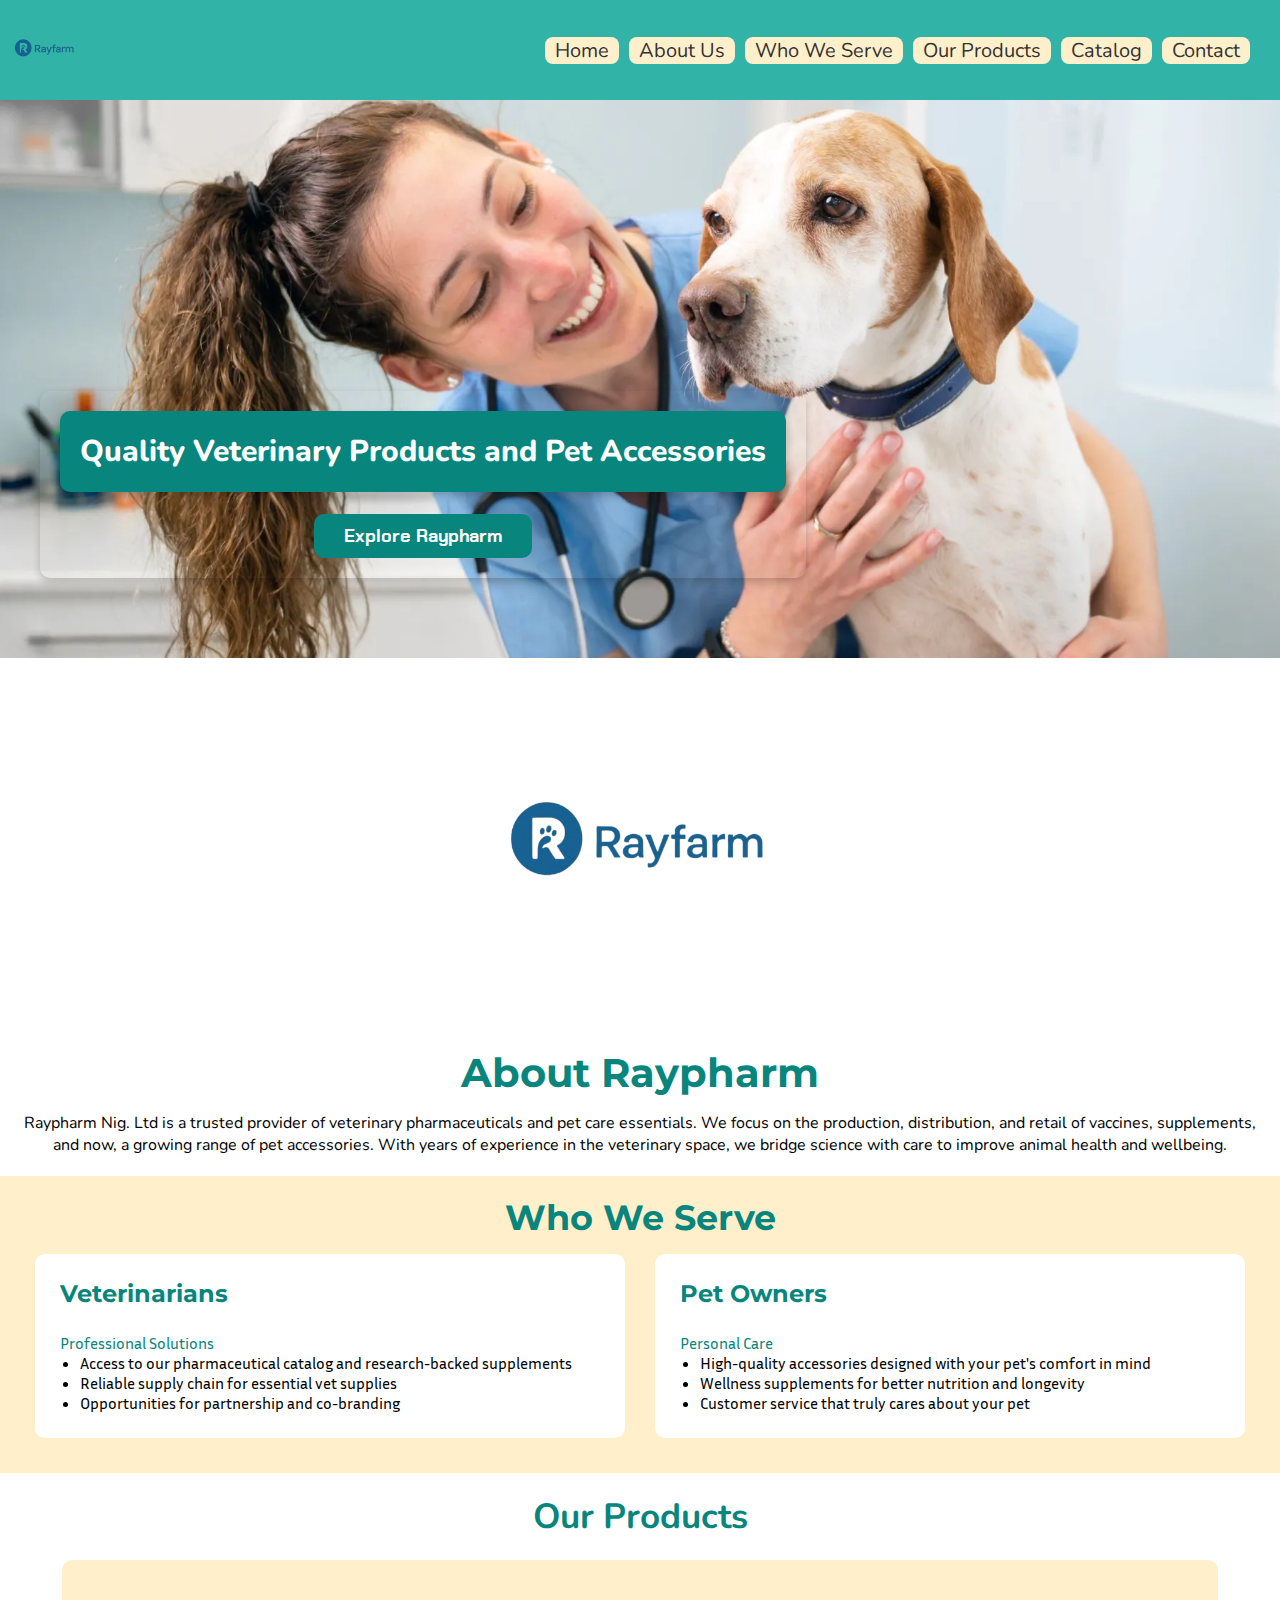
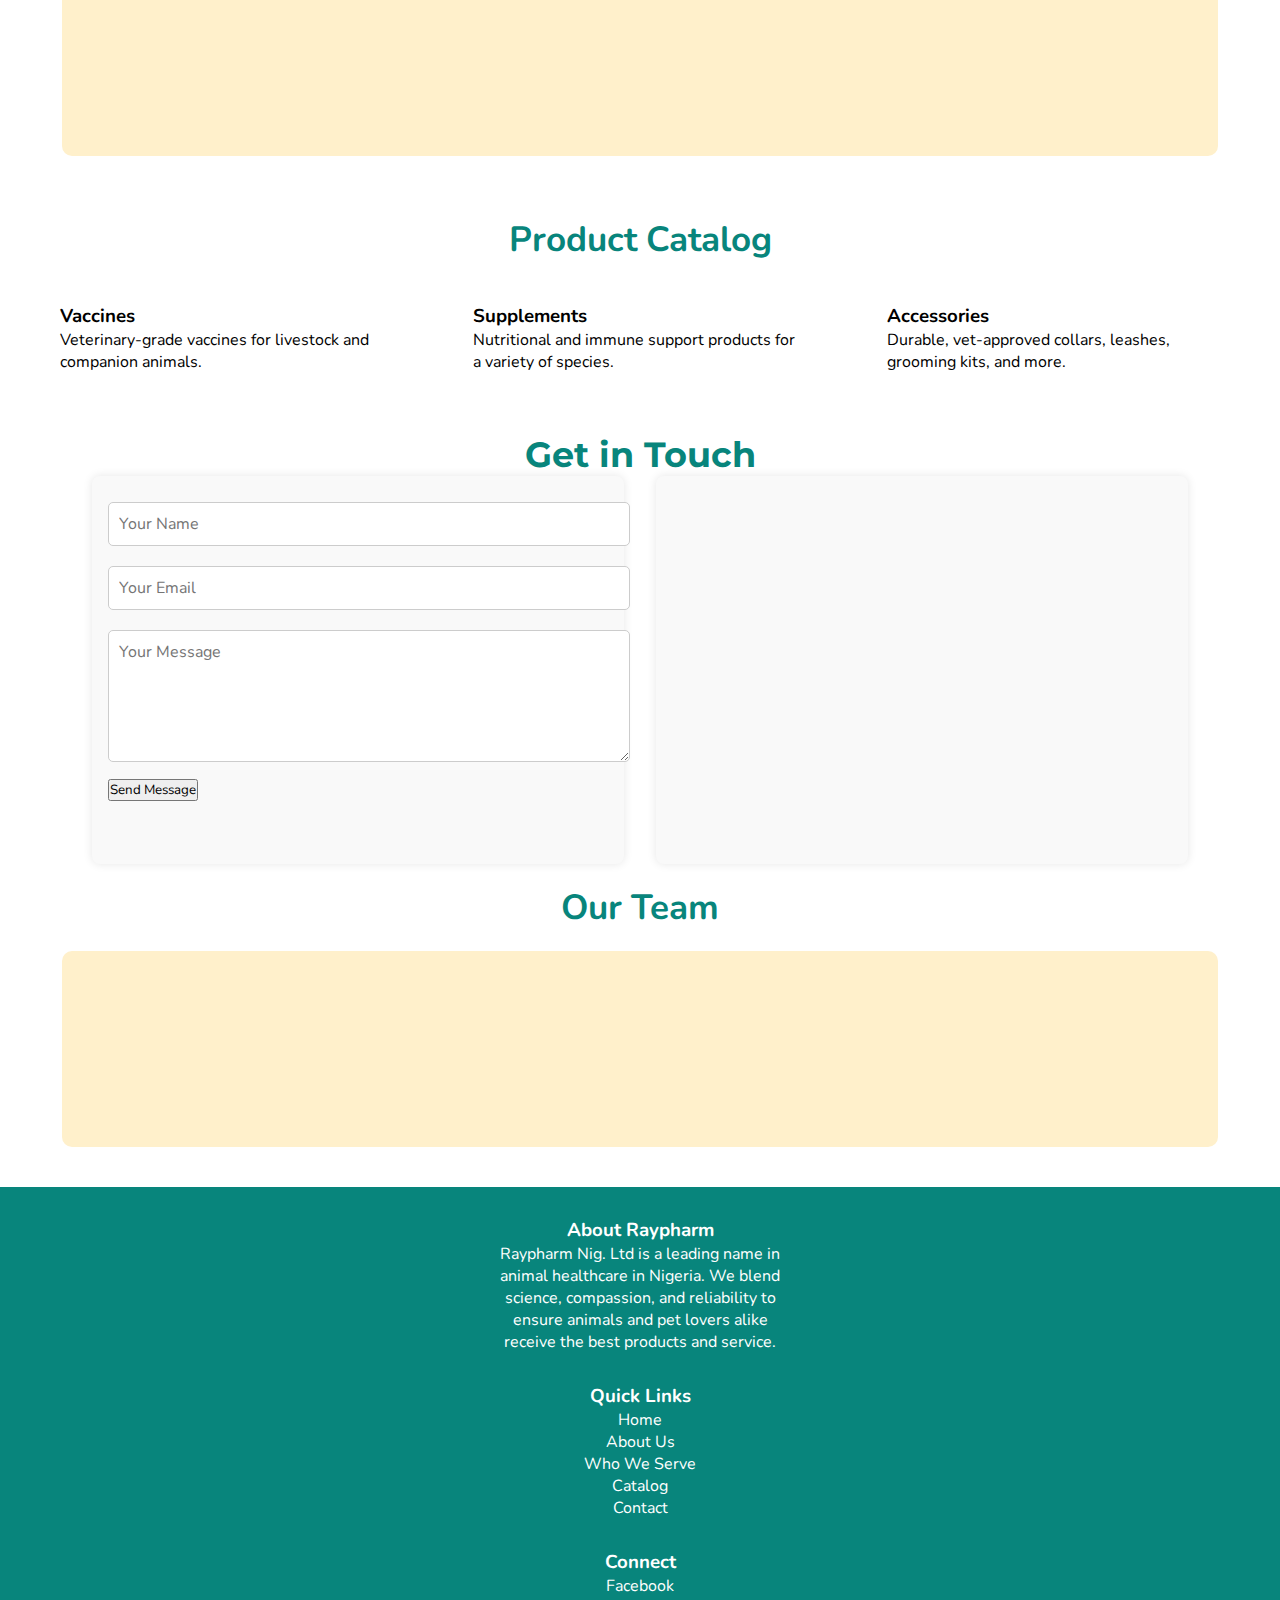
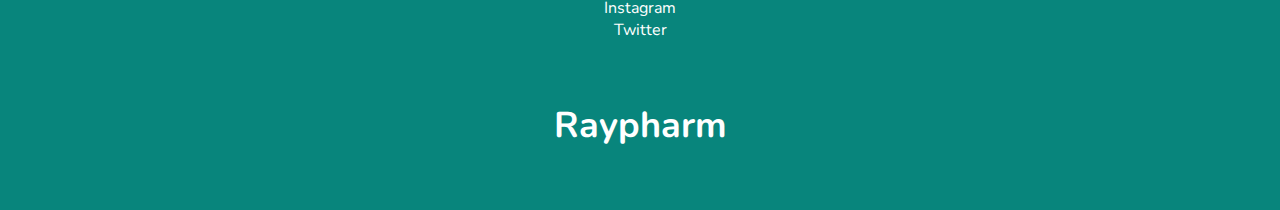
<file: index.html>
<!DOCTYPE html>
<html lang="en">
<head>
    <meta charset="UTF-8">
    <meta name="viewport" content="width=device-width, user-scalable=no, initial-scale=1.0, maximum-scale=1.0, minimum-scale=1.0">
    <link rel="stylesheet" href="assets/styles/style.css">
    <link rel="icon" href="logo2.ico">
    <link rel="preconnect" href="https://fonts.googleapis.com">
    <link rel="preconnect" href="https://fonts.gstatic.com" crossorigin>
    <link href="https://fonts.googleapis.com/css2?family=Nunito:ital@1&display=swap" rel="stylesheet">
    <link href="https://fonts.googleapis.com/css2?family=Chakra+Petch:wght@300&display=swap" rel="stylesheet">
    <link href="https://fonts.googleapis.com/css2?family=Montserrat:wght@600&display=swap" rel="stylesheet">
    <link href="https://fonts.googleapis.com/css2?family=Inria+Sans:wght@300&display=swap" rel="stylesheet">
    <title>Raypharm - Veterinary Solutions</title>
    <!-- <style>
        .contact-grid {
            display: flex;
            flex-wrap: wrap;
            gap: 2rem;
            justify-content: center;
        }
        .contact-card, .map-card {
            flex: 1;
            min-width: 300px;
            max-width: 500px;
            padding: 1rem;
            background: #f9f9f9;
            border-radius: 8px;
            box-shadow: 0 0 10px rgba(0,0,0,0.1);
        }
        .contact-form input,
        .contact-form textarea {
            width: 100%;
            padding: 10px;
            margin: 10px 0;
            border: 1px solid #ccc;
            border-radius: 5px;
            font-size: 16px;
        }
    </style> -->
</head>
<body>
<section class="navbar">
    <nav>
        <img src="assets/images/logo.png" alt="Raypharm Logo" class="logo">
        <ul class="navbar-options">
            <li><a href="#Home">Home</a></li>
            <li><a href="#AboutUs">About Us</a></li>
            <li><a href="#Profiles">Who We Serve</a></li>
            <li><a href="#About-the-product">Our Products</a></li>
            <li><a href="#Catalog">Catalog</a></li>
            <li><a href="#Contact">Contact</a></li>
        </ul>
    </nav>
</section>

<section class="home" id="Home">
    <img alt="veterinary" src="assets/images/veterinary.png">
    <div class="home-slogan">
        <p>Quality Veterinary Products and Pet Accessories</p>
        <div class="home-btn">
            <button>
                <a href="https://raypharm.ng">Explore Raypharm</a>
            </button>
        </div>
    </div>
</section>

<section class="about-us" id="AboutUs">
    <img src="assets/images/logo.png" alt="Raypharm Logo">
    <div class="about-us-description">
        <h2>About Raypharm</h2>
        <p>
            Raypharm Nig. Ltd is a trusted provider of veterinary pharmaceuticals and pet care essentials. We focus on the production, distribution, and retail of vaccines, supplements, and now, a growing range of pet accessories. With years of experience in the veterinary space, we bridge science with care to improve animal health and wellbeing.
        </p>
    </div>
</section>

<section class="RandR" id="Profiles">
    <h2 class="RandR-title">Who We Serve</h2>
    <div class="cards">
        <div class="card">
            <div class="card-header">
                <span class="card-title">Veterinarians</span>
                <span class="card-subtitle">Professional Solutions</span>
            </div>
            <ul>
                <li>Access to our pharmaceutical catalog and research-backed supplements</li>
                <li>Reliable supply chain for essential vet supplies</li>
                <li>Opportunities for partnership and co-branding</li>
            </ul>
        </div>
        <div class="card">
            <div class="card-header">
                <span class="card-title">Pet Owners</span>
                <span class="card-subtitle">Personal Care</span>
            </div>
            <ul>
                <li>High-quality accessories designed with your pet's comfort in mind</li>
                <li>Wellness supplements for better nutrition and longevity</li>
                <li>Customer service that truly cares about your pet</li>
            </ul>
        </div>
    </div>
</section>

<section class="RandP" id="About-the-product">
    <h2 class="RandP-title">Our Products</h2>
    <div class="cards">
        <div class="cardP mobileCard">
            <iframe src="https://www.youtube.com/embed/OVDwfrIu3YY?si=BbQI5y1VdW3CXwBI" title="Raypharm Products" frameborder="0" allow="accelerometer; autoplay; clipboard-write; encrypted-media; gyroscope; picture-in-picture; web-share" allowfullscreen></iframe>
        </div>
    </div>
</section>

<!-- Product Catalog -->
<section class="RandP" id="Catalog">
    <h2 class="RandP-title">Product Catalog</h2>
    <div class="cards">
        <div class="card">
            <h3>Vaccines</h3>
            <p>Veterinary-grade vaccines for livestock and companion animals.</p>
        </div>
        <div class="card">
            <h3>Supplements</h3>
            <p>Nutritional and immune support products for a variety of species.</p>
        </div>
        <div class="card">
            <h3>Accessories</h3>
            <p>Durable, vet-approved collars, leashes, grooming kits, and more.</p>
        </div>
    </div>
</section>

<!-- Contact Section -->
<section class="RanR" id="Profiles">
    <h2 class="RandR-title">Get in Touch</h2>
    <div class="contact-grid">
        <div class="contact-card">
            <form action="#" method="post" class="contact-form">
                <input type="text" name="name" placeholder="Your Name" required>
                <input type="email" name="email" placeholder="Your Email" required>
                <textarea name="message" rows="5" placeholder="Your Message" required></textarea>
                <button type="submit" class="bluebutton">Send Message</button>
            </form>
        </div>
        <div class="map-card">
            <iframe src="https://www.google.com/maps/embed?pb=!1m18!1m12!1m3!1d3965.443618881068!2d5.627069700000001!3d6.3365384!2m3!1f0!2f0!3f0!3m2!1i1024!2i768!4f13.1!3m3!1m2!1s0x1040d352952f6941%3A0xe2bb4efe17b6c659!2sRaypharm%20(Nigeria)%20Limited!5e0!3m2!1sen!2sng!4v1744623730784!5m2!1sen!2sng" width="100%" height="350" style="border:0; border-radius: 8px;" allowfullscreen="" loading="lazy" referrerpolicy="no-referrer-when-downgrade"></iframe>
        </div>
    </div>
</section>


<section class="RandP" id="About-the-Team">
    <h2 class="RandP-title">Our Team</h2>
    <div class="cards">
        <div class="cardP mobileCard">
            <iframe class="visualizer_vid" src="https://www.youtube.com/embed/UWYYYukUsv8?si=HlzsncbJDYg7KLhI" frameborder="0" title="Raypharm Team" allow="accelerometer; autoplay; clipboard-write; encrypted-media; gyroscope; picture-in-picture" allowfullscreen></iframe>
        </div>
    </div>
</section>

<footer class="footer">
    <div class="footer-part-about">
        <h3 class="footer-title-about">About Raypharm</h3>
        <p>
            Raypharm Nig. Ltd is a leading name in animal healthcare in Nigeria. We blend science, compassion, and reliability to ensure animals and pet lovers alike receive the best products and service.
        </p>
    </div>
    <div class="footer-part">
        <h3 class="footer-title">Quick Links</h3>
        <div>
            <a href="#Home">Home</a>
            <a href="#AboutUs">About Us</a>
            <a href="#Profiles">Who We Serve</a>
            <a href="#Catalog">Catalog</a>
            <a href="#Contact">Contact</a>
        </div>
    </div>
    <div class="footer-part">
        <h3 class="footer-title">Connect</h3>
        <div>
            <a href="https://www.facebook.com" target="_blank">Facebook</a>
            <a href="https://www.instagram.com" target="_blank">Instagram</a>
            <a href="https://www.twitter.com" target="_blank">Twitter</a>
        </div>
    </div>
    <span class="MapVet">Raypharm</span>
</footer>

</body>
</html>
</file>
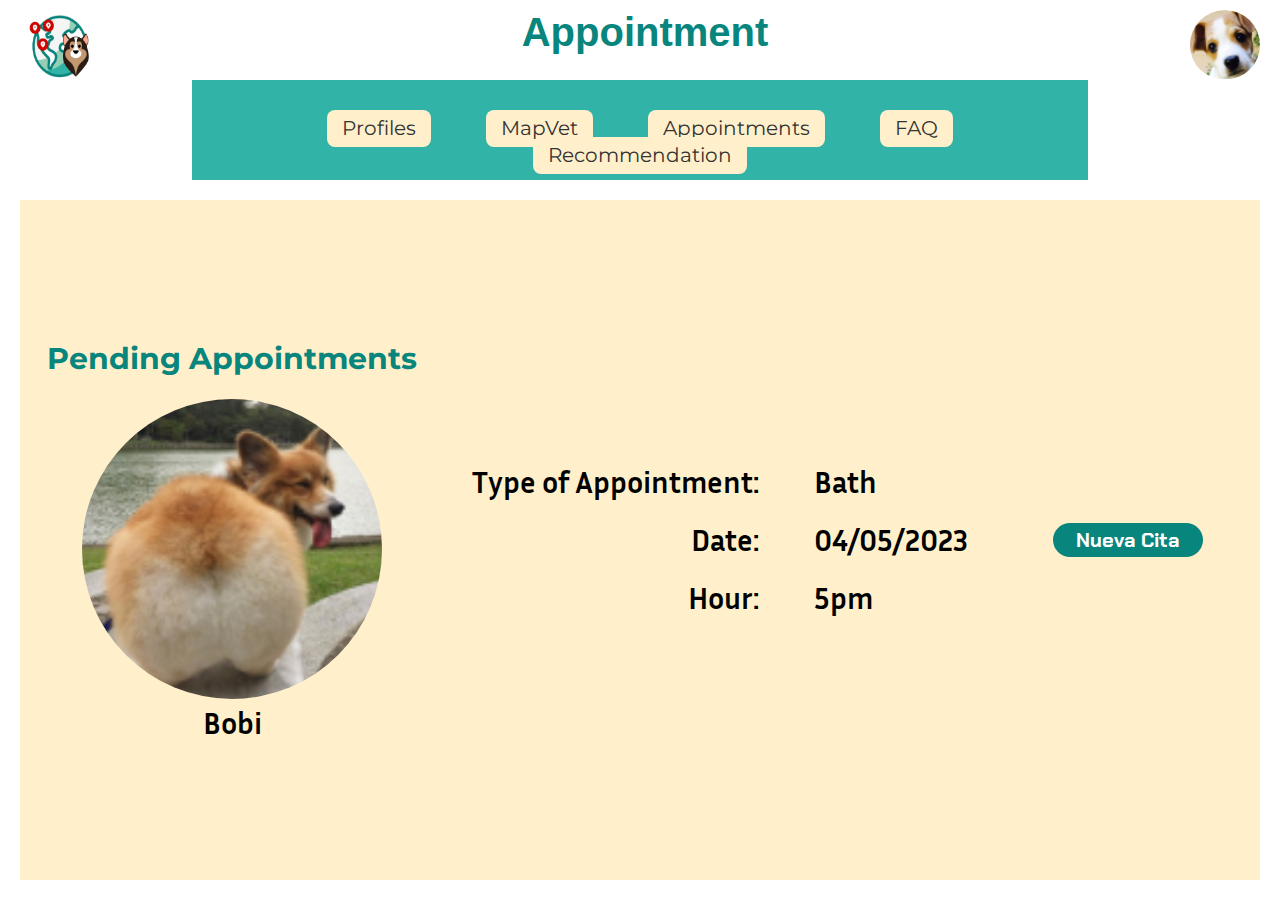
<file: appointment.html>
<!DOCTYPE html>
<html lang="en">
<head>
    <meta charset="UTF-8">
    <meta name="viewport" content="width=device-width, user-scalable=no, initial-scale=1.0, maximum-scale=1.0, minimum-scale=1.0">
    <link rel="stylesheet" href="assets/styles/appointmentstyle.css">
    <link rel="icon" href="logo2.ico">
    <link href="https://fonts.googleapis.com/css2?family=Nunito:ital@1&display=swap" rel="stylesheet">
    <link href="https://fonts.googleapis.com/css2?family=Chakra+Petch:wght@300&display=swap" rel="stylesheet">
    <link href="https://fonts.googleapis.com/css2?family=Montserrat:wght@600&display=swap" rel="stylesheet">
    <link href="https://fonts.googleapis.com/css2?family=Inria+Sans:wght@300&display=swap" rel="stylesheet">
    <title>MapVet-Appointment</title>
</head>
<body>
<section class="Header">
    <div class="headerContent">
        <img src="assets/images/logo2.png" alt="Logo" class="logo">
        <img src="assets/images/petProfile.png" alt="Logo" class="logo2">
        <h1>Appointment</h1>
    </div>

</section>
<section class="navbar">
    <nav>

        <ul class="navbar-options">
            <li><a href="petprofile.html">Profiles</a></li>
            <li><a href="map.html">MapVet</a></li>
            <li><a href="newappointment.html">Appointments</a></li>
            <li><a href="faq.html">FAQ</a></li>
            <li><a href="mainmenu.html">Recommendation</a></li>
        </ul>
    </nav>
</section>
<section class="content">
    <div class="profile">
        <h1>Pending Appointments</h1>
        <br>
        <img src="assets/images/appointment/corgidog.png">
        <br>
        <h2>Bobi</h2>
    </div>
    <div class="appointment">
        <h2>Type of Appointment:</h2>
        <br>
        <h2>Date:</h2>
        <br>
        <h2>Hour:</h2>
    </div>
    <div class="data">
        <h2>Bath</h2>
        <br>
        <h2>04/05/2023</h2>
        <br>
        <h2>5pm</h2>
    </div>
    <div class="buttoncontainer">
        <button>
            <a href="bookappointment.html">Nueva Cita</a>
        </button>
    </div>
</section>

</body>
</html>
</file>
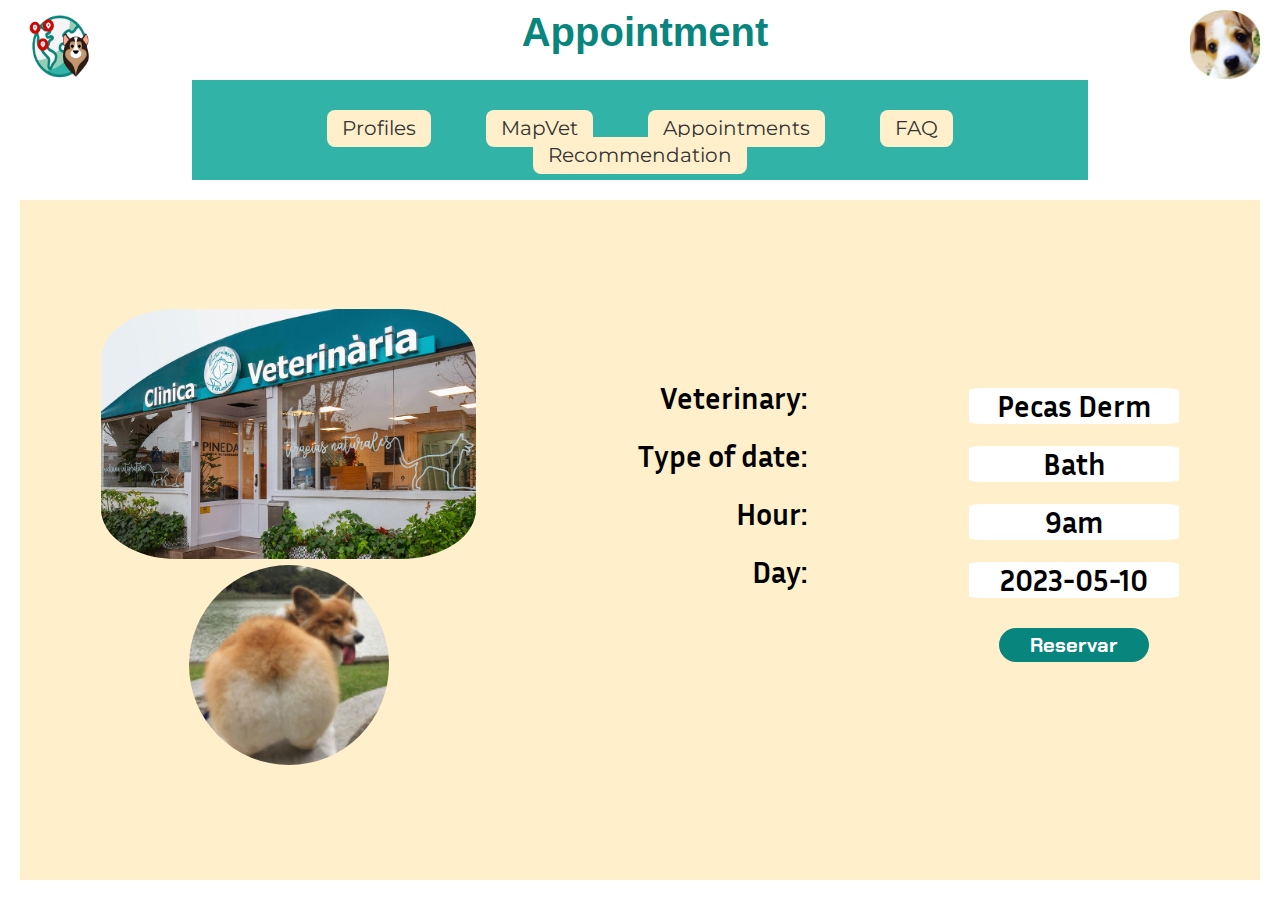
<file: bookappointment.html>
<!DOCTYPE html>
<html lang="en">
<head>
    <meta charset="UTF-8">
    <meta name="viewport" content="width=device-width, user-scalable=no, initial-scale=1.0, maximum-scale=1.0, minimum-scale=1.0">
    <link rel="stylesheet" href="assets/styles/bookappointment.css">
    <link rel="icon" href="logo2.ico">
    <link href="https://fonts.googleapis.com/css2?family=Nunito:ital@1&display=swap" rel="stylesheet">
    <link href="https://fonts.googleapis.com/css2?family=Chakra+Petch:wght@300&display=swap" rel="stylesheet">
    <link href="https://fonts.googleapis.com/css2?family=Montserrat:wght@600&display=swap" rel="stylesheet">
    <link href="https://fonts.googleapis.com/css2?family=Inria+Sans:wght@300&display=swap" rel="stylesheet">
    <title>MapVet-Appointment</title>
</head>
<body>
<section class="Header">
    <div class="headerContent">
        <img src="assets/images/logo2.png" alt="Logo" class="logo">
        <img src="assets/images/petProfile.png" alt="Logo" class="logo2">
        <h1>Appointment</h1>
    </div>

</section>
<section class="navbar">
    <nav>

        <ul class="navbar-options">
            <li><a href="petprofile.html">Profiles</a></li>
            <li><a href="map.html">MapVet</a></li>
            <li><a href="newappointment.html">Appointments</a></li>
            <li><a href="faq.html">FAQ</a></li>
            <li><a href="mainmenu.html">Recommendation</a></li>
        </ul>
    </nav>
</section>
<section class="content">
    <div class="profile">
        <img src="assets/images/infoveterinary/veterinarylocal.jpg" class="local">
        <br>
        <img src="assets/images/appointment/corgidog.png" class="pet">
        <br>
    </div>
    <div class="appointment">
        <h2>Veterinary:</h2>
        <br>
        <h2>Type of date:</h2>
        <br>
        <h2>Hour:</h2>
        <br>
        <h2>Day:</h2>
        <br><br><br><br><br>
    </div>
    <div class="data">
        <h2>Pecas Derm</h2>
        <br>
        <h2>Bath</h2>
        <br>
        <h2>9am</h2>
        <br>
        <h2>2023-05-10</h2>
        <button>
            <a href="#">Reservar</a>
        </button>
    </div>

</section>

</body>
</html>
</file>
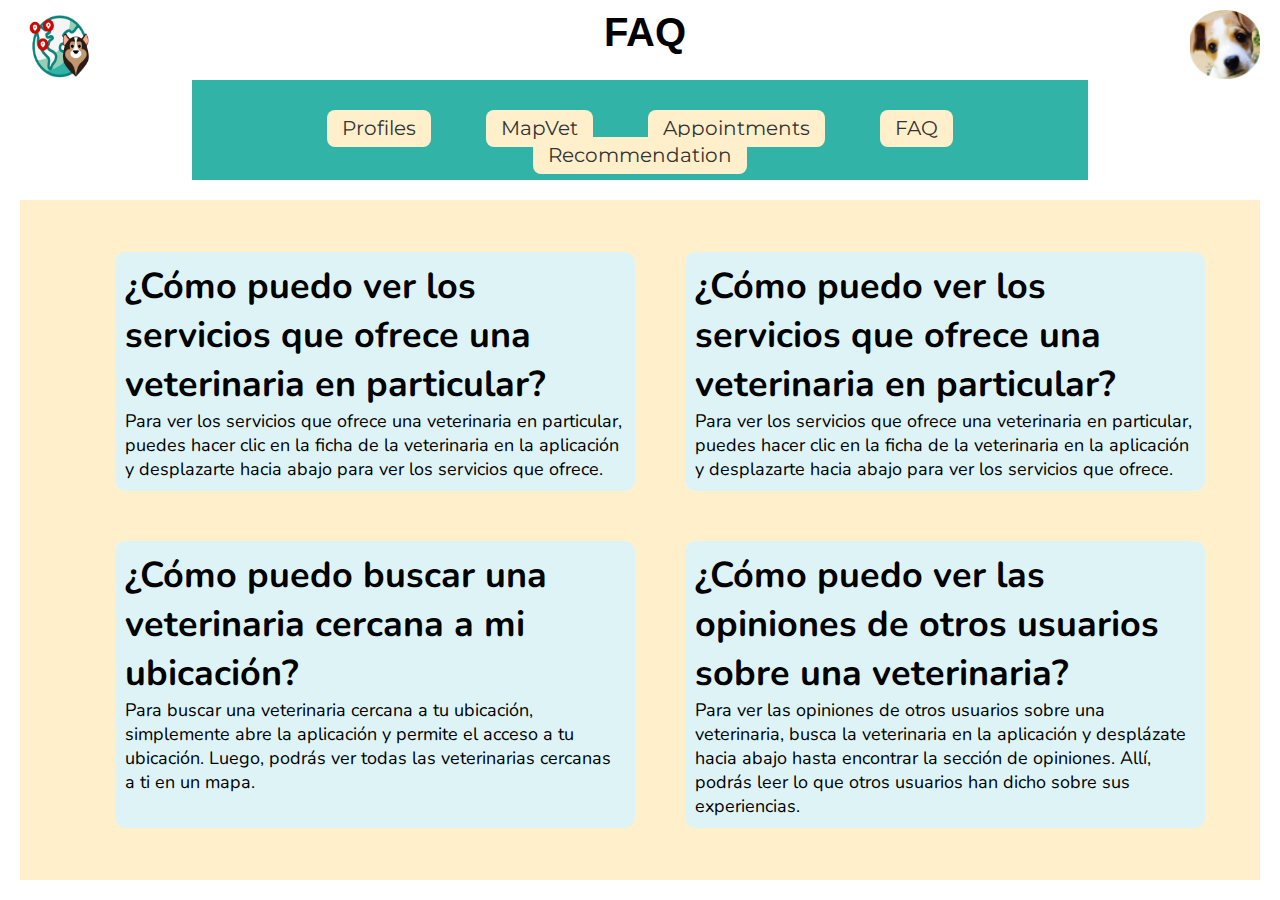
<file: faq.html>
<!DOCTYPE html>
<html lang="en">
<head>
    <meta charset="UTF-8">
    <title>MapVet-FAQ</title>
    <link rel="stylesheet" href="assets/styles/faqstyle.css">
    <link rel="preconnect" href="https://fonts.googleapis.com">
    <link rel="preconnect" href="https://fonts.gstatic.com" crossorigin>
    <link href="https://fonts.googleapis.com/css2?family=Nunito:ital@1&display=swap" rel="stylesheet">
    <link href="https://fonts.googleapis.com/css2?family=Chakra+Petch:wght@300&display=swap" rel="stylesheet">
    <link href="https://fonts.googleapis.com/css2?family=Montserrat:wght@600&display=swap" rel="stylesheet">
    <link href="https://fonts.googleapis.com/css2?family=Inria+Sans:wght@300&display=swap" rel="stylesheet">
</head>
<body>

<section class="Header">
    <div class="headerContent">
        <img src="assets/images/logo2.png" alt="Logo" class="logo">
        <img src="assets/images/petProfile.png" alt="Logo" class="logo2">
        <h1>FAQ</h1>
    </div>

</section>
<section class="navbar">
    <nav>

        <ul class="navbar-options">
            <li><a href="petprofile.html">Profiles</a></li>
            <li><a href="map.html">MapVet</a></li>
            <li><a href="newappointment.html">Appointments</a></li>
            <li><a href="faq.html">FAQ</a></li>
            <li><a href="mainmenu.html">Recommendation</a></li>
        </ul>
    </nav>
</section>
<section class="content">
    <div class="Preguntas">
        <div class="Box">
            <h1>¿Cómo puedo ver los servicios que ofrece una veterinaria en particular?</h1>
            <p id="txtPregunta1">
                Para ver los servicios que ofrece una veterinaria en particular, puedes hacer clic en la ficha de la veterinaria en la aplicación y desplazarte hacia abajo para ver los servicios que ofrece.
            </p>

        </div>
        <div class="Box">
            <h1>¿Cómo puedo ver los servicios que ofrece una veterinaria en particular?</h1>
            <p id="txtPregunta2">
                Para ver los servicios que ofrece una veterinaria en particular, puedes hacer clic en la ficha de la veterinaria en la aplicación y desplazarte hacia abajo para ver los servicios que ofrece.                </p>

        </div>
        <div class="Box">
            <h1>¿Cómo puedo buscar una veterinaria cercana a mi ubicación?</h1>
            <p id="txtPregunta3">
                Para buscar una veterinaria cercana a tu ubicación, simplemente abre la aplicación y permite el acceso a tu ubicación. Luego, podrás ver todas las veterinarias cercanas a ti en un mapa.                </p>

        </div>
        <div class="Box">
            <h1>¿Cómo puedo ver las opiniones de otros usuarios sobre una veterinaria?</h1>
            <p id="txtPregunta4">
                Para ver las opiniones de otros usuarios sobre una veterinaria, busca la veterinaria en la aplicación y desplázate hacia abajo hasta encontrar la sección de opiniones. Allí, podrás leer lo que otros usuarios han dicho sobre sus experiencias.                </p>

        </div>

    </div>
</section>
</file>
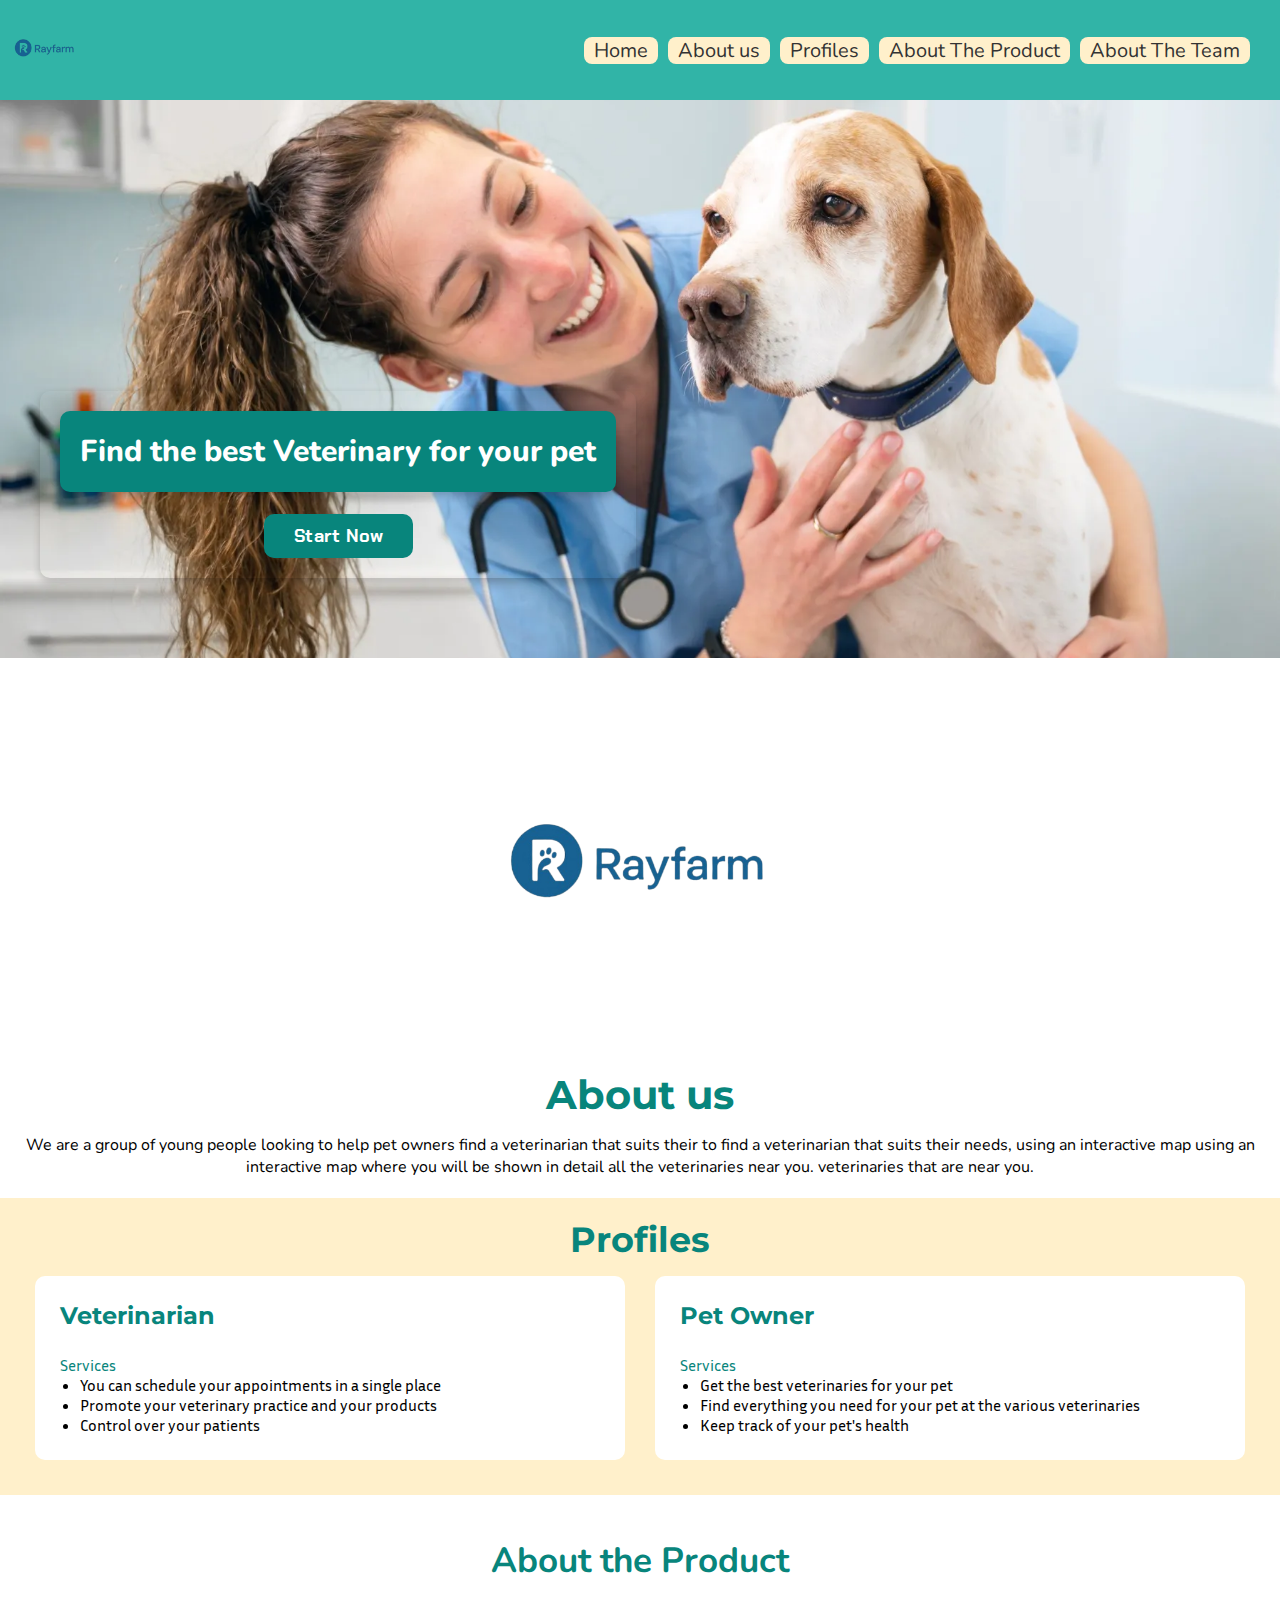
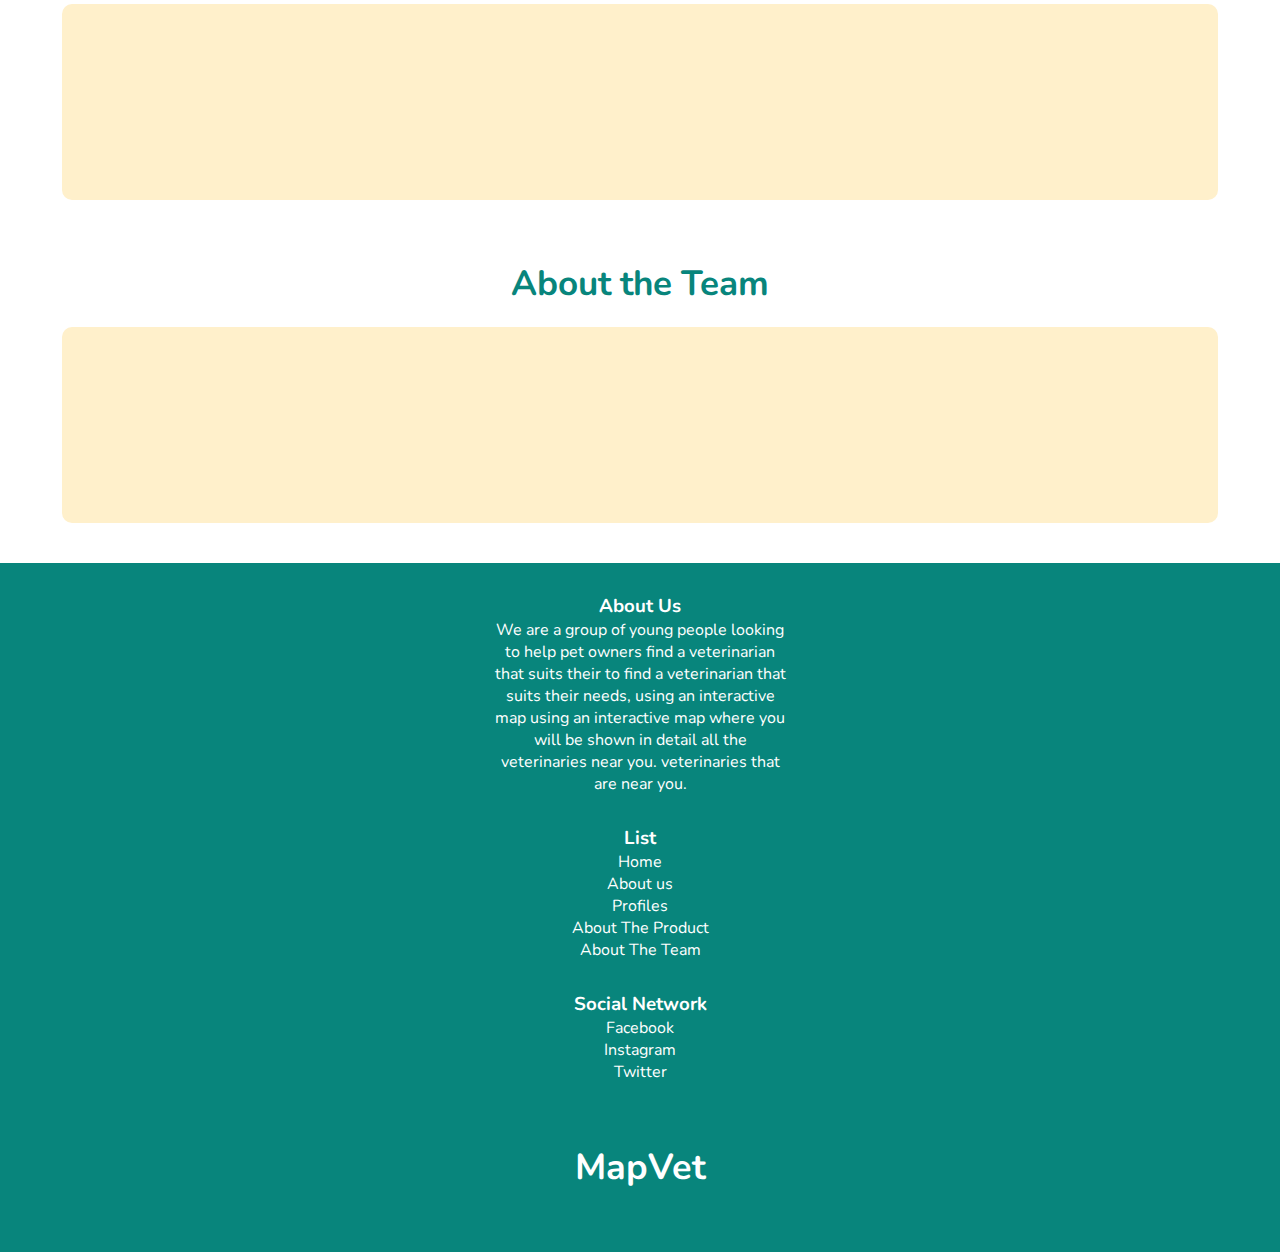
<file: index1.html>
<!DOCTYPE html>
<html lang="en">
<head>
    <meta charset="UTF-8">
    <meta name="viewport" content="width=device-width, user-scalable=no, initial-scale=1.0, maximum-scale=1.0, minimum-scale=1.0">
    <link rel="stylesheet" href="assets/styles/style.css">
    <link rel="icon" href="logo2.ico">
    <link rel="preconnect" href="https://fonts.googleapis.com">
    <link rel="preconnect" href="https://fonts.gstatic.com" crossorigin>
    <link href="https://fonts.googleapis.com/css2?family=Nunito:ital@1&display=swap" rel="stylesheet">
    <link href="https://fonts.googleapis.com/css2?family=Chakra+Petch:wght@300&display=swap" rel="stylesheet">
    <link href="https://fonts.googleapis.com/css2?family=Montserrat:wght@600&display=swap" rel="stylesheet">
    <link href="https://fonts.googleapis.com/css2?family=Inria+Sans:wght@300&display=swap" rel="stylesheet">
    <title>MapVet-LandingPage</title>
</head>
<body>
<section class="navbar">
    <nav>
        <img src="assets/images/logo.png" alt="Logo" class="logo">
        <ul class="navbar-options">
            <li><a href="#Home">Home</a></li>
            <li><a href="#AboutUs">About us</a></li>
            <li><a href="#Profiles">Profiles</a></li>
            <li><a href="#About-the-product">About The Product</a></li>
            <li><a href="#About-the-Team">About The Team</a></li>
        </ul>
    </nav>

</section>

<section class="home" id="Home">
    <img alt="veterinary" src="assets/images/veterinary.png">
    <div class="home-slogan">
        <p>Find the best Veterinary for your pet</p>
        <div class="home-btn">
            <button>
                <a href="https://play.google.com/">Start Now</a>
            </button>
        </div>
    </div>
</section>
<br>
<section class="about-us" id="AboutUs" >
    <img src="assets/images/logo.png" alt="logo">
    <div class="about-us-description">
        <h2>About us</h2>
        <p>
            We are a group of young people looking to help pet owners find a veterinarian that suits their
            to find a veterinarian that suits their needs, using an interactive map
            using an interactive map where you will be shown in detail all the veterinaries near you.
            veterinaries that are near you.</p>
    </div>
</section>
<div class="RandR">
    <h2 class="RandR-title" id="Profiles">Profiles</h2>
    <div class="cards">
        <div class="card">
            <div class="card-header">
                <span class="card-title">Veterinarian</span>
                <span class="card-subtitle">Services</span>
            </div>
            <ul>
                <li>You can schedule your appointments in a single place</li>
                <li>Promote your veterinary practice and your products</li>
                <li>Control over your patients</li>
            </ul>
            <!--<div class="card-btn">
                <button>
                    <a href="#">More information</a>
                </button>
            </div>-->
        </div>
        <div class="card">
            <div class="card-header">
                <span class="card-title">Pet Owner</span>
                <span class="card-subtitle">Services</span>
            </div>
            <ul>
                <li>Get the best veterinaries for your pet</li>
                <li>Find everything you need for your pet at the various veterinaries</li>
                <li>Keep track of your pet's health</li>
            </ul>
            <!--<div class="card-btn">
                <button>
                    <a href="#">Mas información</a>
                </button>
            </div>-->
        </div>
    </div>
</div>
<br>
<div class="RandP" >
    <h2 class="RandP-title" id="About-the-product">About the Product</h2>
    <div class="cards">
        <div class="cardP mobileCard">
            <iframe  src="https://www.youtube.com/embed/OVDwfrIu3YY?si=BbQI5y1VdW3CXwBI" title="About the product" frameborder="0" allow="accelerometer; autoplay; clipboard-write; encrypted-media; gyroscope; picture-in-picture; web-share" allowfullscreen></iframe>
        </div>
    </div>
</div>
<div class="RandP" >
    <h2 class="RandP-title" id="About-the-Team">About the Team</h2>
    <div class="cards">
        <div class="cardP mobileCard">
            <iframe class="visualizer_vid"
                    src="https://www.youtube.com/embed/UWYYYukUsv8?si=HlzsncbJDYg7KLhI"
                    frameborder="0"
                    title="About the Team"
                    allow="accelerometer; autoplay; clipboard-write; encrypted-media; gyroscope; picture-in-picture"
                    allowfullscreen>
            </iframe>
        </div>
    </div>
</div>
<div class="footer">
    <div class="footer-part-about">
        <h3 class="footer-title-about">About Us</h3>
        <p>
            We are a group of young people looking to help pet owners find a veterinarian that suits their
            to find a veterinarian that suits their needs, using an interactive map
            using an interactive map where you will be shown in detail all the veterinaries near you.
            veterinaries that are near you.
        </p>
    </div>
    <div class="footer-part">
        <h3 class="footer-title">List</h3>
        <div>
            <a href="#Home">Home</a>
            <a href="#AboutUs">About us</a>
            <a href="#Profiles">Profiles</a>
            <a href="#About-the-product">About The Product</a>
            <a href="#About-the-Team">About The Team</a>
        </div>
    </div>
    <div class="footer-part">
        <h3 class="footer-title">Social Network</h3>
        <div>
            <a href="https://www.facebook.com" target="_blank">Facebook</a>
            <a href="https://www.instagram.com" target="_blank">Instagram</a>
            <a href="https://www.twitter.com" target="_blank">Twitter</a>
        </div>
    </div>
    <span class="MapVet">MapVet</span>

</div>
</body>
</html>
</file>
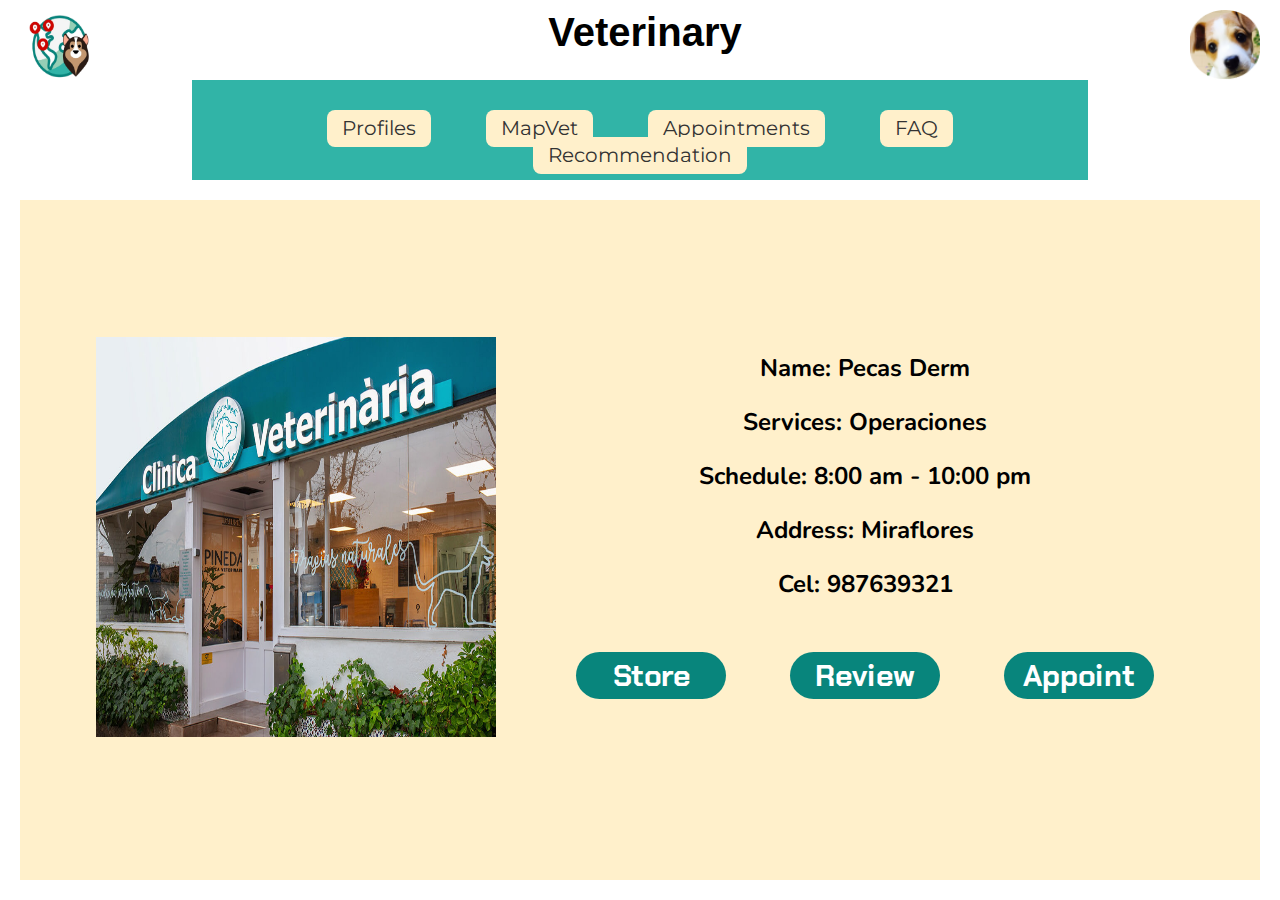
<file: infoveterinary.html>
<!DOCTYPE html>
<html lang="en">
<head>
    <meta charset="UTF-8">
    <meta name="viewport" content="width=device-width, user-scalable=no, initial-scale=1.0, maximum-scale=1.0, minimum-scale=1.0">
    <link rel="stylesheet" href="assets/styles/infoveterinarystyle.css">
    <link rel="icon" href="logo2.ico">
    <link href="https://fonts.googleapis.com/css2?family=Nunito:ital@1&display=swap" rel="stylesheet">
    <link href="https://fonts.googleapis.com/css2?family=Chakra+Petch:wght@300&display=swap" rel="stylesheet">
    <link href="https://fonts.googleapis.com/css2?family=Montserrat:wght@600&display=swap" rel="stylesheet">
    <link href="https://fonts.googleapis.com/css2?family=Inria+Sans:wght@300&display=swap" rel="stylesheet">
    <title>MapVet-Info Veterinary</title>
</head>
<body>
<section class="Header">
    <div class="headerContent">
        <img src="assets/images/logo2.png" alt="Logo" class="logo">
        <img src="assets/images/petProfile.png" alt="Logo" class="logo2">
        <h1>Veterinary</h1>
    </div>

</section>
<section class="navbar">
    <nav>

        <ul class="navbar-options">
            <li><a href="petprofile.html">Profiles</a></li>
            <li><a href="map.html">MapVet</a></li>
            <li><a href="newappointment.html">Appointments</a></li>
            <li><a href="faq.html">FAQ</a></li>
            <li><a href="mainmenu.html">Recommendation</a></li>
        </ul>
    </nav>
</section>
<section class="infoVeterinary">
    <div class="infoVeterinaryContent">
        <div>
            <img src="assets/images/infoveterinary/veterinarylocal.jpg">
        </div>

        <div class="data">
            <h2>Name: Pecas Derm</h2>
            <br>
            <h2>Services: Operaciones</h2>
            <br>
            <h2>Schedule: 8:00 am - 10:00 pm</h2>
            <br>
            <h2>Address: Miraflores</h2>
            <br>
            <h2>Cel: 987639321</h2>
            <br>
            <button class="button"><a href="products.html">Store</a></button>
            <button class="button"><a href="reviews.html">Review</a></button>
            <button class="button"><a href="">Appoint</a></button>

        </div>
    </div>

</section>

</body>
</html>
</file>
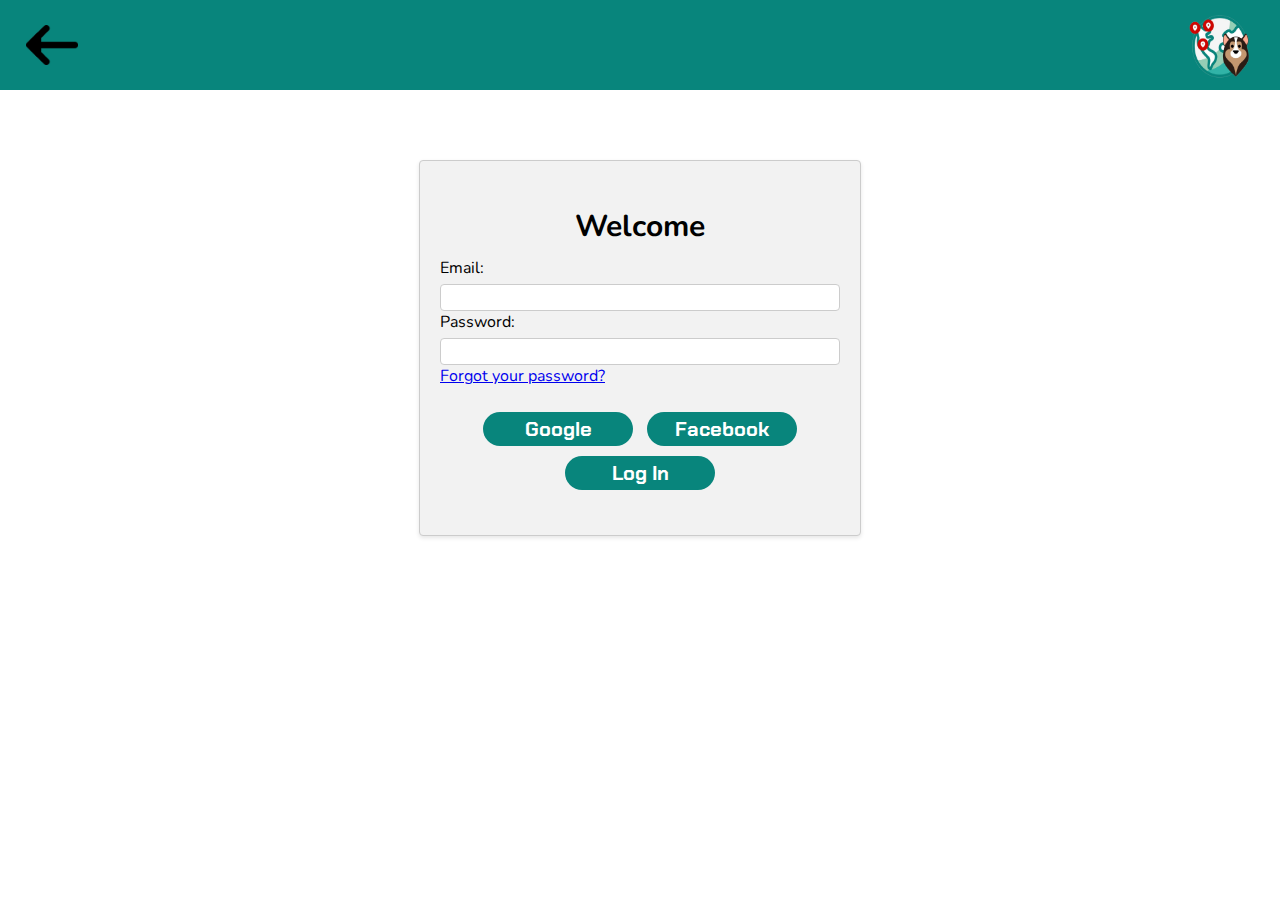
<file: login.html>
<!DOCTYPE html>
<html>
<head>
    <meta charset="UTF-8">
    <link rel="stylesheet" href="assets/styles/loginstyles.css">
    <link rel="preconnect" href="https://fonts.googleapis.com">
    <link rel="preconnect" href="https://fonts.gstatic.com" crossorigin>
    <link href="https://fonts.googleapis.com/css2?family=Nunito:ital@1&display=swap" rel="stylesheet">
    <link href="https://fonts.googleapis.com/css2?family=Chakra+Petch:wght@300&display=swap" rel="stylesheet">
    <link href="https://fonts.googleapis.com/css2?family=Montserrat:wght@600&display=swap" rel="stylesheet">
    <link href="https://fonts.googleapis.com/css2?family=Inria+Sans:wght@300&display=swap" rel="stylesheet">
    <title>MapVet-Log In</title>

</head>
<body>
<section class="Header">
    <div class="headerContent">
        <button type="button">
            <a href="index.html"><img src="assets/images/row.png" alt="row" class="row"></a>
        </button>
        <img src="assets/images/logo2.png" alt="Logo" class="logo2">
    </div>

</section>
<section class="content">
    <div class="card">
        <h2 class="card-title">Welcome</h2>

        <label for="email">Email:</label>
        <input type="email" id="email">

        <label for="password">Password:</label>
        <input type="password" id="password">
        <span><a href="userregister.html">Forgot your password?</a></span>

        <div class="centered-button">
            <button><a href="mainmenu.html">Google</a></button>
            <button><a href="mainmenu.html">Facebook</a></button>
            <button><a href="mainmenu.html">Log In</a></button>
        </div>
    </div>
</section>

</body>
<script src="assets/scripts/loginscript.js"></script>
</html>
</file>
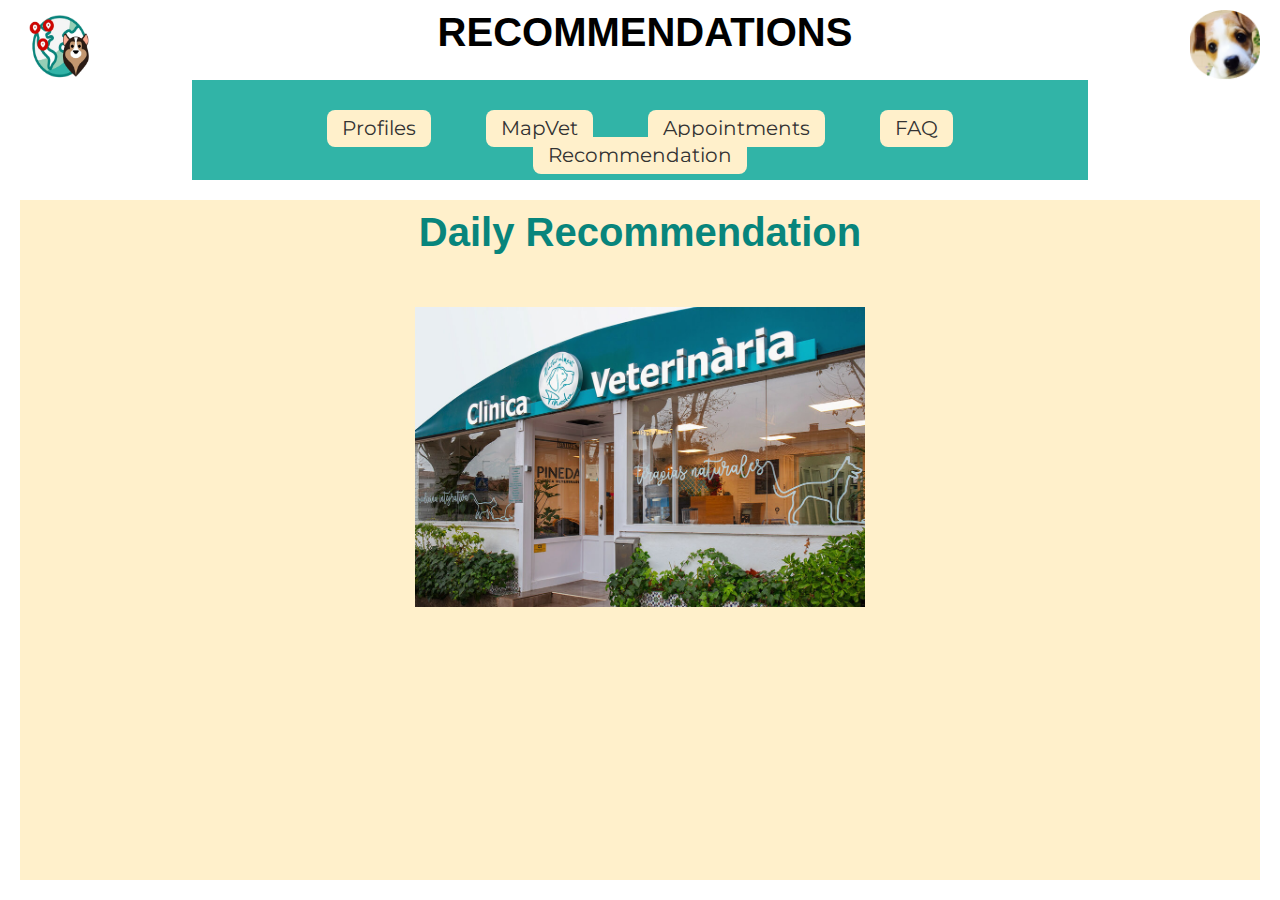
<file: mainmenu.html>
<!DOCTYPE html>
<html lang="en">
<head>
    <meta charset="UTF-8">
    <meta name="viewport" content="width=device-width, user-scalable=no, initial-scale=1.0, maximum-scale=1.0, minimum-scale=1.0">
    <link rel="stylesheet" href="assets/styles/mainmenustyle.css">
    <link rel="icon" href="logo2.ico">
    <link href="https://fonts.googleapis.com/css2?family=Nunito:ital@1&display=swap" rel="stylesheet">
    <link href="https://fonts.googleapis.com/css2?family=Chakra+Petch:wght@300&display=swap" rel="stylesheet">
    <link href="https://fonts.googleapis.com/css2?family=Montserrat:wght@600&display=swap" rel="stylesheet">
    <link href="https://fonts.googleapis.com/css2?family=Inria+Sans:wght@300&display=swap" rel="stylesheet">
    <title>MapVet-Menu</title>
</head>
<body>
<section class="Header">
    <div class="headerContent">
        <img src="assets/images/logo2.png" alt="Logo" class="logo">

        <a href="vetprofile.html"><img src="assets/images/petProfile.png" alt="Logo" class="logo2"></a>
        <h1>RECOMMENDATIONS</h1>
    </div>

</section>
<section class="navbar">
    <nav>

        <ul class="navbar-options">
            <li><a href="petprofile.html">Profiles</a></li>
            <li><a href="map.html">MapVet</a></li>
            <li><a href="newappointment.html">Appointments</a></li>
            <li><a href="faq.html">FAQ</a></li>
            <li><a href="mainmenu.html">Recommendation</a></li>
        </ul>
    </nav>
</section>
<section class="content">
    <h1>Daily Recommendation</h1>
    <br>
    <div class="recommendation">
        <button>
            <a href="infoveterinary.html"><img src="assets/images/infoveterinary/veterinarylocal.jpg"></a>
        </button>
    </div>
</section>

</body>
</html>
</file>
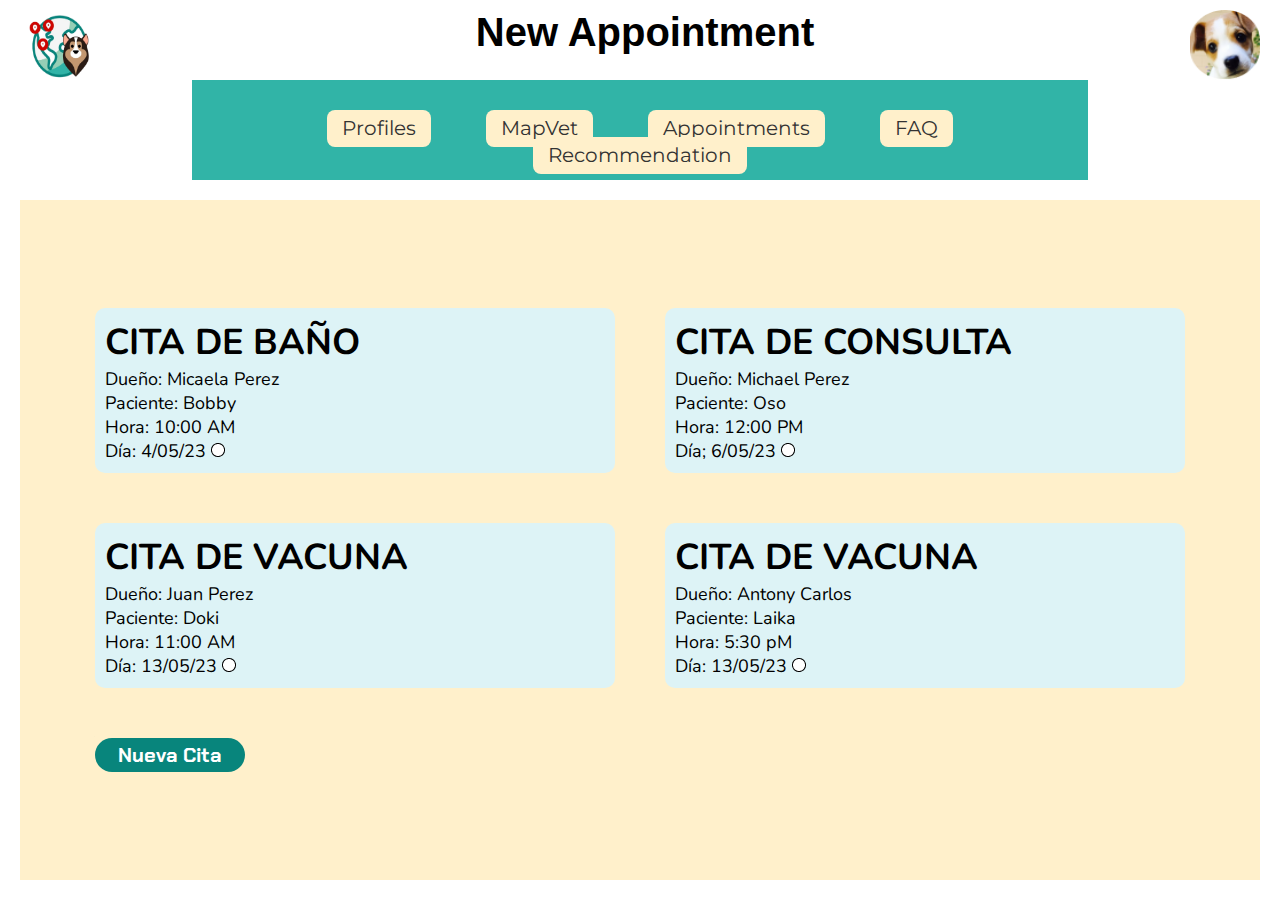
<file: newappointment.html>
<!DOCTYPE html>
<html lang="en">
<head>
    <meta charset="UTF-8">
    <title>MapVet-NewAppointment</title>
    <link rel="stylesheet" href="assets/styles/newappointmentstyle.css">
    <link rel="preconnect" href="https://fonts.googleapis.com">
    <link rel="preconnect" href="https://fonts.gstatic.com" crossorigin>
    <link href="https://fonts.googleapis.com/css2?family=Nunito:ital@1&display=swap" rel="stylesheet">
    <link href="https://fonts.googleapis.com/css2?family=Chakra+Petch:wght@300&display=swap" rel="stylesheet">
    <link href="https://fonts.googleapis.com/css2?family=Montserrat:wght@600&display=swap" rel="stylesheet">
    <link href="https://fonts.googleapis.com/css2?family=Inria+Sans:wght@300&display=swap" rel="stylesheet">
</head>
<body>

<section class="Header">
    <div class="headerContent">
        <img src="assets/images/logo2.png" alt="Logo" class="logo">
        <img src="assets/images/petProfile.png" alt="Logo" class="logo2">
        <h1>New Appointment</h1>
    </div>

</section>
<section class="navbar">
    <nav>

        <ul class="navbar-options">
            <li><a href="petprofile.html">Profiles</a></li>
            <li><a href="map.html">MapVet</a></li>
            <li><a href="newappointment.html">Appointments</a></li>
            <li><a href="faq.html">FAQ</a></li>
            <li><a href="mainmenu.html">Recommendation</a></li>
        </ul>
    </nav>
</section>
<section class="content">
    <div class="CitasSelect">
        <div class="Box">
            <h1>CITA DE BAÑO</h1>
            <p id="txtCita1">
                Dueño: Micaela Perez<br>
                Paciente: Bobby<br>
                Hora: 10:00 AM<br>
                Día: 4/05/23
                <img src="assets/images/newappointment/Ellipse.png" alt="Ellipse1" class="Ellipse1">
            </p>

        </div>
        <div class="Box">
            <h1>CITA DE CONSULTA</h1>
            <p id="txtCita2">
                Dueño: Michael Perez<br>
                Paciente: Oso<br>
                Hora: 12:00 PM<br>
                Día; 6/05/23
                <img src="assets/images/newappointment/Ellipse.png" alt="Ellipse2" class="Ellipse2">
            </p>

        </div>
        <div class="Box">
            <h1>CITA DE VACUNA</h1>
            <p id="txtCita3">
                Dueño: Juan Perez<br>
                Paciente: Doki<br>
                Hora: 11:00 AM<br>
                Día: 13/05/23
                <img src="assets/images/newappointment/Ellipse.png" alt="Ellipse3" class="Ellipse3">
            </p>

        </div>
        <div class="Box">
            <h1>CITA DE VACUNA</h1>
            <p id="txtCita4">
                Dueño: Antony Carlos<br>
                Paciente: Laika<br>
                Hora: 5:30 pM<br>
                Día: 13/05/23
                <img src="assets/images/newappointment/Ellipse.png" alt="Ellipse4" class="Ellipse4">
            </p>
        </div>
        <button class="SeleccionarCita">
            <a href="appointment.html">Nueva Cita</a>
        </button>
    </div>
</section>
</file>
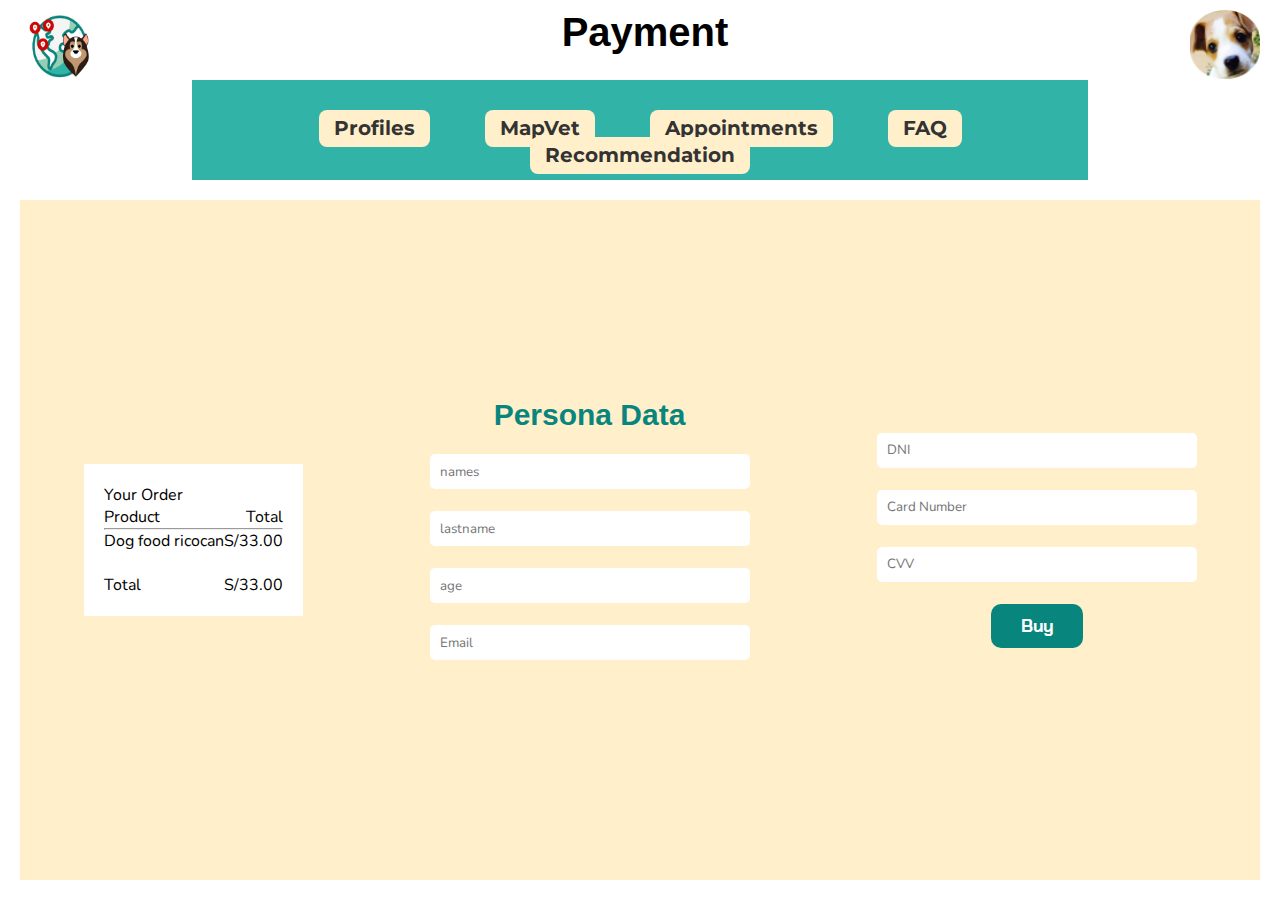
<file: payment.html>
<!DOCTYPE html>
<html lang="en">
<head>
  <meta charset="UTF-8">
  <meta name="viewport" content="width=device-width, user-scalable=no, initial-scale=1.0, maximum-scale=1.0, minimum-scale=1.0">
  <link rel="stylesheet" href="assets/styles/paymentstyle.css">
  <link rel="icon" href="logo2.ico">
  <link href="https://fonts.googleapis.com/css2?family=Nunito:ital@1&display=swap" rel="stylesheet">
  <link href="https://fonts.googleapis.com/css2?family=Chakra+Petch:wght@300&display=swap" rel="stylesheet">
  <link href="https://fonts.googleapis.com/css2?family=Montserrat:wght@600&display=swap" rel="stylesheet">
  <link href="https://fonts.googleapis.com/css2?family=Inria+Sans:wght@300&display=swap" rel="stylesheet">
  <title>MapVet-Payment</title>
</head>
<body>
<section class="Header">
  <div class="headerContent">
    <img src="assets/images/logo2.png" alt="Logo" class="logo">
    <img src="assets/images/petProfile.png" alt="Logo" class="logo2">
    <h1>Payment</h1>
  </div>

</section>
<section class="navbar">
  <nav>

    <ul class="navbar-options">
      <li><a href="petprofile.html">Profiles</a></li>
      <li><a href="map.html">MapVet</a></li>
      <li><a href="newappointment.html">Appointments</a></li>
      <li><a href="faq.html">FAQ</a></li>
      <li><a href="mainmenu.html">Recommendation</a></li>
    </ul>
  </nav>
</section>
<section class="content">
  <div class="order">
    <p>Your Order</p>
    <div class="product">
      <p style="margin-right: auto">Product </p>
      <p>Total</p>
    </div>
    <hr>
    <div class="item">
      <p style="margin-right: auto">Dog food ricocan </p>
      <p>S/33.00</p>
    </div>
    <br>
    <div class="item">
      <p style="margin-right: auto">Total </p>
      <p>S/33.00</p>
    </div>

  </div>
  <div class="info">
    <h1>Persona Data</h1>
    <br>
    <form>
      <input type="text" id="names" name="names" placeholder="names" required><br><br>

      <input type="text" id="lastname" name="lastname" placeholder="lastname" required><br><br>

      <input type="number" id="age" name="age" placeholder="age" required><br><br>

      <input type="email" id="email" name="email" placeholder="Email" required><br><br>

    </form>

  </div>
  <div class="info">
    <form>
      <input type="text" id="DNI" name="DNI" placeholder="DNI" required><br><br>

      <input type="text" id="Card Number" name="Card Number" placeholder="Card Number" required><br><br>

      <input type="number" id="CVV" name="CVV" placeholder="CVV" required><br><br>
    </form>

    <button>
      <a href="#">Buy</a>
    </button>
  </div>
</section>

</body>
</html>
</file>
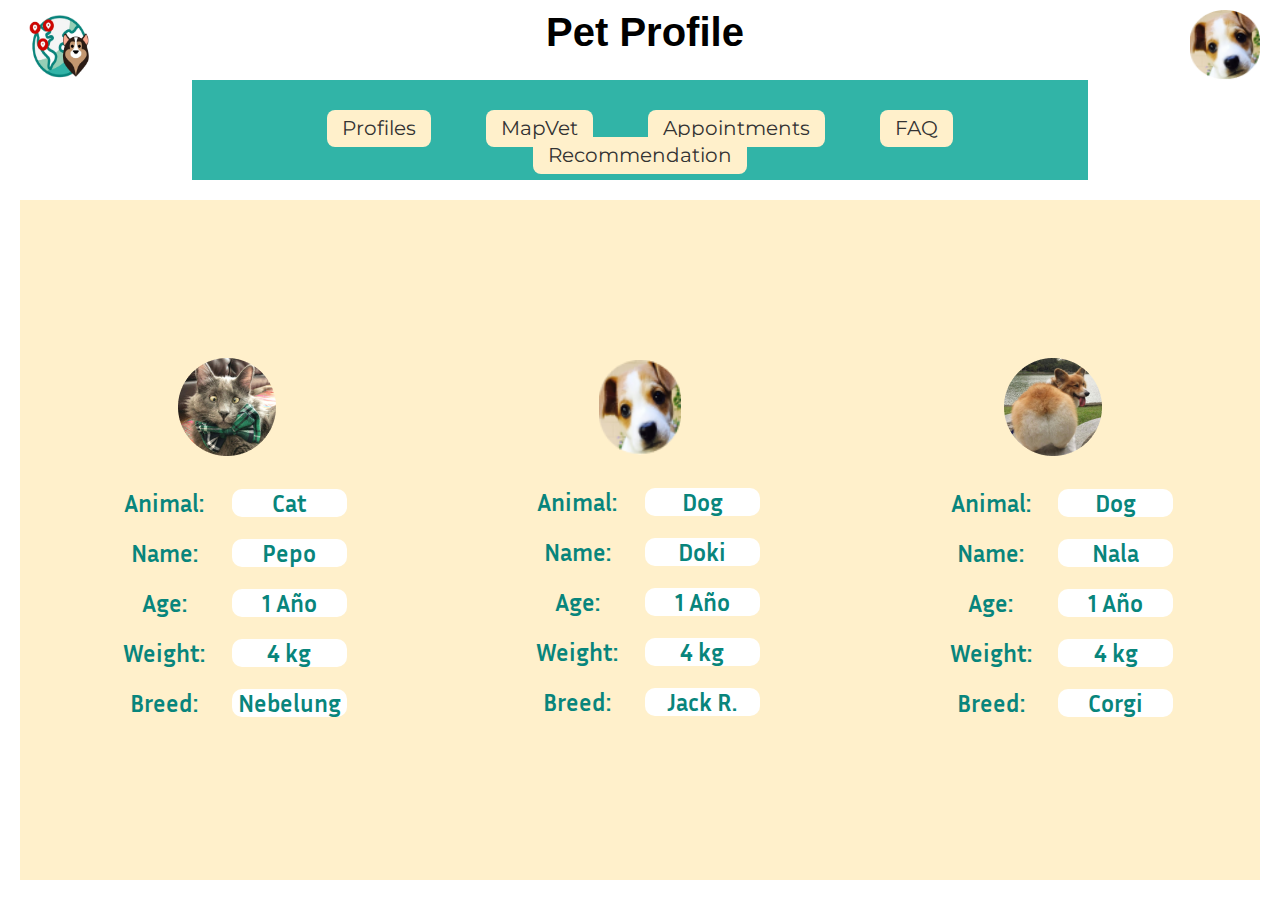
<file: petprofile.html>
<!DOCTYPE html>
<html lang="en">
<head>
    <meta charset="UTF-8">
    <meta name="viewport" content="width=device-width, user-scalable=no, initial-scale=1.0, maximum-scale=1.0, minimum-scale=1.0">
    <link rel="stylesheet" href="assets/styles/petprofilestyle.css">
    <link rel="icon" href="logo2.ico">
    <link href="https://fonts.googleapis.com/css2?family=Nunito:ital@1&display=swap" rel="stylesheet">
    <link href="https://fonts.googleapis.com/css2?family=Chakra+Petch:wght@300&display=swap" rel="stylesheet">
    <link href="https://fonts.googleapis.com/css2?family=Montserrat:wght@600&display=swap" rel="stylesheet">
    <link href="https://fonts.googleapis.com/css2?family=Inria+Sans:wght@300&display=swap" rel="stylesheet">
    <title>MapVet-PetProfile</title>
</head>
<body>
<section class="Header">
    <div class="headerContent">
        <img src="assets/images/logo2.png" alt="Logo" class="logo">
        <img src="assets/images/petProfile.png" alt="Logo" class="logo2">
        <h1>Pet Profile</h1>
    </div>

</section>
<section class="navbar">
    <nav>

        <ul class="navbar-options">
            <li><a href="petprofile.html">Profiles</a></li>
            <li><a href="map.html">MapVet</a></li>
            <li><a href="newappointment.html">Appointments</a></li>
            <li><a href="faq.html">FAQ</a></li>
            <li><a href="mainmenu.html">Recommendation</a></li>
        </ul>
    </nav>
</section>
<section class="PetProfile">

    <div class="cardProfile">
        <img src="assets/images/petprofile/Cat.png" alt="pet" class="petImg">
        <br>
        <br>
        <div class="petInfo">
            <div class="attributes">
                <h2>Animal:</h2>
                <br>
                <h2>Name:</h2>
                <br>
                <h2>Age:</h2>
                <br>
                <h2>Weight:</h2>
                <br>
                <h2>Breed:</h2>
            </div>
            <div class="data">
                <h2>Cat</h2>
                <br>
                <h2>Pepo</h2>
                <br>
                <h2>1 Año</h2>
                <br>
                <h2>4 kg</h2>
                <br>
                <h2>Nebelung</h2>
            </div>
        </div>
    </div>
    <div class="cardProfile">
        <img src="assets/images/petProfile.png" style="height: 95px" alt="pet" class="petImg">
        <br>
        <br>
        <div class="petInfo">
            <div class="attributes">
                <h2>Animal:</h2>
                <br>
                <h2>Name:</h2>
                <br>
                <h2>Age:</h2>
                <br>
                <h2>Weight:</h2>
                <br>
                <h2>Breed:</h2>
            </div>
            <div class="data">
                <h2>Dog</h2>
                <br>
                <h2>Doki</h2>
                <br>
                <h2>1 Año</h2>
                <br>
                <h2>4 kg</h2>
                <br>
                <h2>Jack R.</h2>
            </div>
        </div>
    </div><div class="cardProfile">
    <img src="assets/images/petprofile/corgidog.png" alt="pet" class="petImg">
    <br>
    <br>
    <div class="petInfo">
        <div class="attributes">
            <h2>Animal:</h2>
            <br>
            <h2>Name:</h2>
            <br>
            <h2>Age:</h2>
            <br>
            <h2>Weight:</h2>
            <br>
            <h2>Breed:</h2>
        </div>
        <div class="data">
            <h2>Dog</h2>
            <br>
            <h2>Nala</h2>
            <br>
            <h2>1 Año</h2>
            <br>
            <h2>4 kg</h2>
            <br>
            <h2>Corgi</h2>
        </div>
    </div>
</div>
</section>

</body>
</html>
</file>
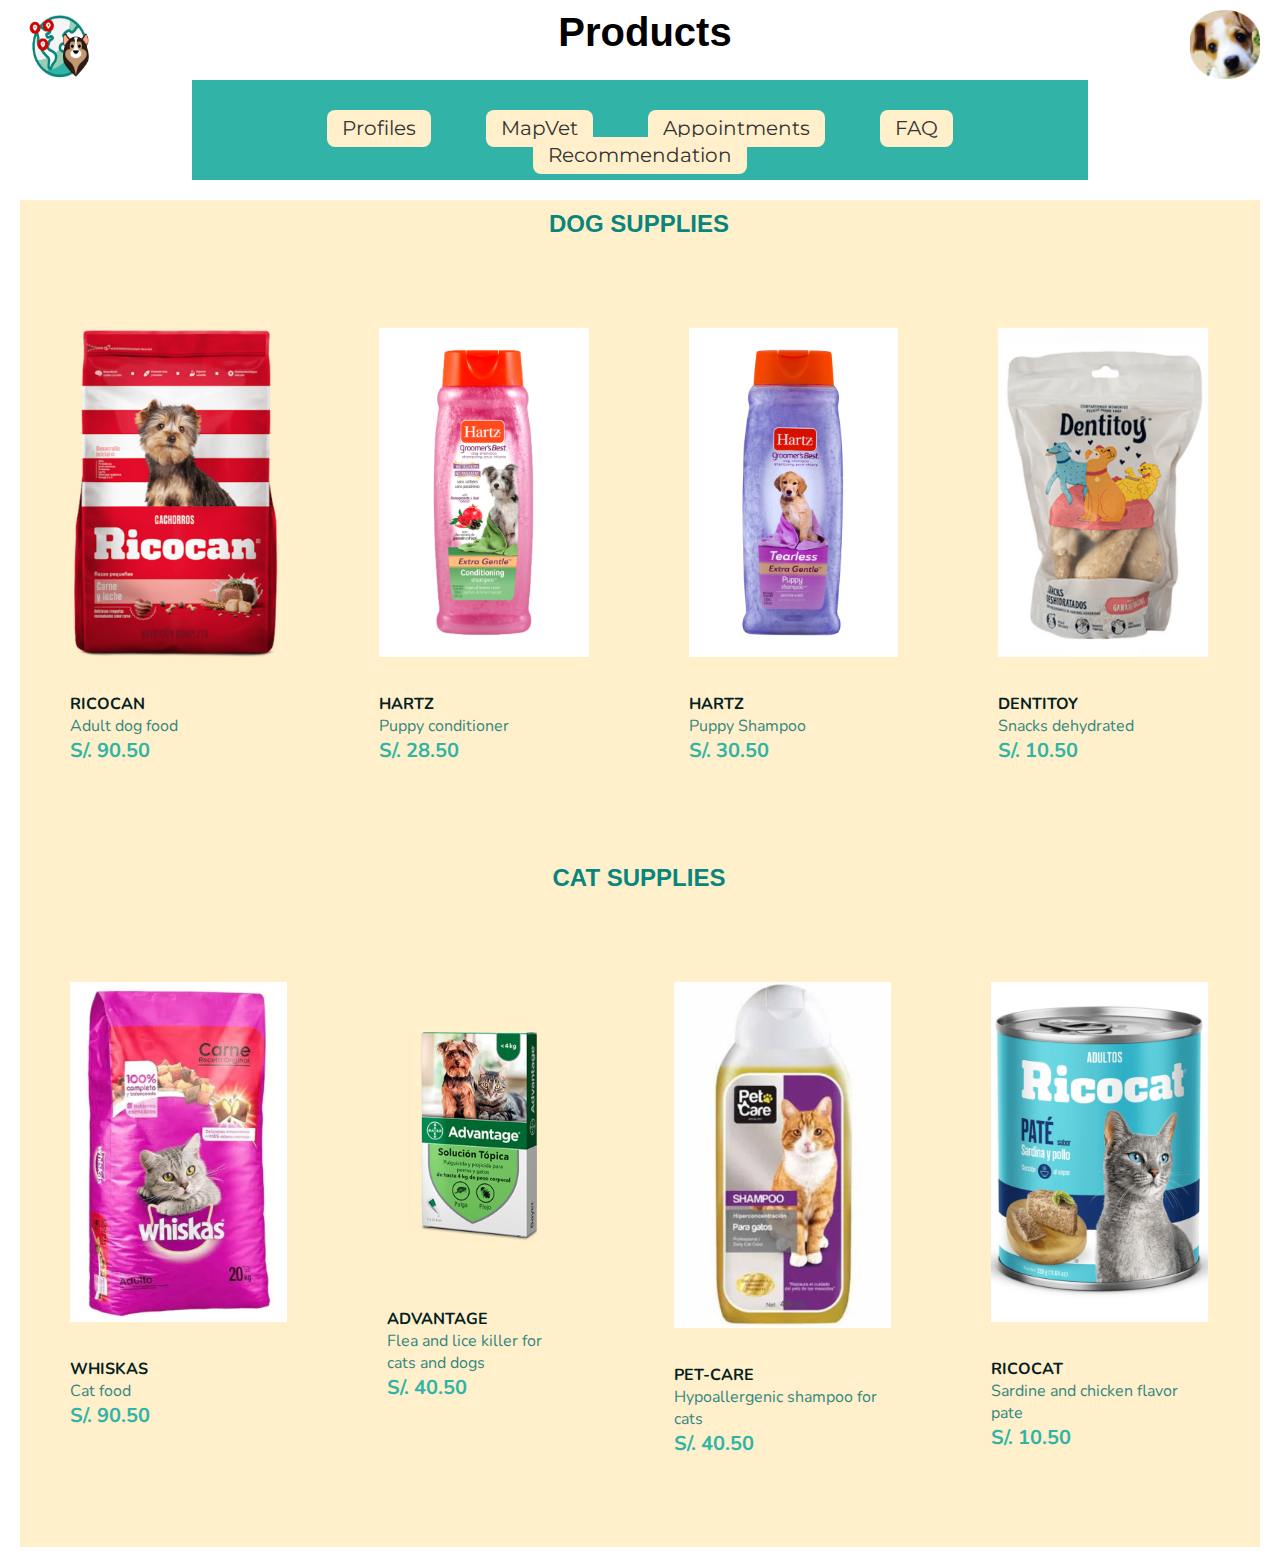
<file: products.html>
<!DOCTYPE html>
<html lang="en">
<head>
    <meta charset="UTF-8">
    <meta name="viewport" content="width=device-width, user-scalable=no, initial-scale=1.0, maximum-scale=1.0, minimum-scale=1.0">
    <link rel="stylesheet" href="assets/styles/productsstyle.css">
    <link rel="icon" href="logo2.ico">
    <link href="https://fonts.googleapis.com/css2?family=Nunito:ital@1&display=swap" rel="stylesheet">
    <link href="https://fonts.googleapis.com/css2?family=Chakra+Petch:wght@300&display=swap" rel="stylesheet">
    <link href="https://fonts.googleapis.com/css2?family=Montserrat:wght@600&display=swap" rel="stylesheet">
    <link href="https://fonts.googleapis.com/css2?family=Inria+Sans:wght@300&display=swap" rel="stylesheet">
    <title>MapVet-Products</title>
</head>
<body>
<section class="Header">
    <div class="headerContent">
        <img src="assets/images/logo2.png" alt="Logo" class="logo">
        <img src="assets/images/petProfile.png" alt="Logo" class="logo2">
        <h1>Products</h1>
    </div>

</section>
<section class="navbar">
    <nav>

        <ul class="navbar-options">
            <li><a href="petprofile.html">Profiles</a></li>
            <li><a href="map.html">MapVet</a></li>
            <li><a href="newappointment.html">Appointments</a></li>
            <li><a href="faq.html">FAQ</a></li>
            <li><a href="mainmenu.html">Recommendation</a></li>
        </ul>
    </nav>
</section>
<section class="content">
    <div class="mostrador" id="mostrador">
        <h2 >DOG SUPPLIES</h2>
        <div class="fila">
            <div class="item" onclick="cargar(this)">
                <div class="contenedor-foto">
                    <img src="assets/images/products/1.png" alt="">

                </div>
                <p class="descripcion">RICOCAN</p>
                <p class="descripcion1">Adult dog food</p>
                <span class="precio">S/. 90.50</span>
            </div>
            <div class="item" onclick="cargar(this)">
                <div class="contenedor-foto">
                    <img src="assets/images/products/2.png" alt="">
                </div>
                <p class="descripcion" id>HARTZ </p>
                <p class="descripcion1" id>Puppy conditioner</p>
                <span class="precio">S/. 28.50</span>
            </div>
            <div class="item" onclick="cargar(this)">
                <div class="contenedor-foto">
                    <img src="assets/images/products/3.png" alt="">
                </div>
                <p class="descripcion" id>HARTZ </p>
                <p class="descripcion1">Puppy Shampoo</p>
                <span class="precio">S/. 30.50</span>
            </div>
            <div class="item" onclick="cargar(this)">
                <div class="contenedor-foto">
                    <img src="assets/images/products/4.png" alt="">
                </div>
                <p class="descripcion" id>DENTITOY </p>
                <p class="descripcion1">Snacks dehydrated</p>
                <span class="precio">S/. 10.50</span>
            </div>
        </div>
        <h2 >CAT SUPPLIES</h2>
        <div class="fila">
            <div class="item" onclick="cargar(this)">
                <div class="contenedor-foto">
                    <img src="assets/images/products/5.png" alt="">
                </div>
                <p class="descripcion" id>WHISKAS </p>
                <p class="descripcion1">Cat food</p>
                <span class="precio">S/. 90.50</span>
            </div>
            <div class="item" onclick="cargar(this)">
                <div class="contenedor-foto">
                    <img src="assets/images/products/6.png" alt="">
                </div>
                <p class="descripcion" id>ADVANTAGE </p>
                <p class="descripcion1">Flea and lice killer for cats and dogs</p>
                <span class="precio">S/. 40.50</span>
            </div>
            <div class="item" onclick="cargar(this)">
                <div class="contenedor-foto">
                    <img src="assets/images/products/7.png" alt="">
                </div>
                <p class="descripcion" id>PET-CARE </p>
                <p class="descripcion1">Hypoallergenic shampoo for cats</p>
                <span class="precio">S/. 40.50</span>
            </div>
            <div class="item" onclick="cargar(this)">
                <div class="contenedor-foto">
                    <img src="assets/images/products/8.png" alt="">
                </div>
                <p class="descripcion" id>RICOCAT </p>
                <p class="descripcion1">Sardine and chicken flavor pate</p>
                <span class="precio">S/. 10.50</span>
            </div>
        </div>
    </div>


    <!-- CONTENEDOR DEL ITEM SELECCIONADO -->
    <div class="seleccion" id="seleccion">
        <div class="cerrar" onclick="cerrar()">
            &#x2715
        </div>
        <div class="info">
            <img src="assets/images/products/1.png" alt="" id="img">
            <h2 id="modelo">Quantity</h2>
            <p id="descripcion">Description of model 1</p>

            <span class="precio" id="precio"></span>

            <div class="fila">
                <div class="size">
                    <label for="">Quantity</label>
                    <select name="" id="">
                        <option value="">1</option>
                        <option value="">2</option>
                        <option value="">3</option>
                        <option value="">4</option>
                        <option value="">5</option>
                        <option value="">6</option>
                        <option value="">7</option>
                        <option value="">8</option>
                        <option value="">9</option>
                        <option value="">10</option>
                    </select>
                </div>
                <button><a href="payment.html">Buy</a></button>
            </div>
            <div class="cerrar" onclick="cerrar()">
                &#x2715
            </div>
        </div>
    </div>

</section>
<script src="assets/scripts/productscript.js"></script>
</body>
</html>
</file>
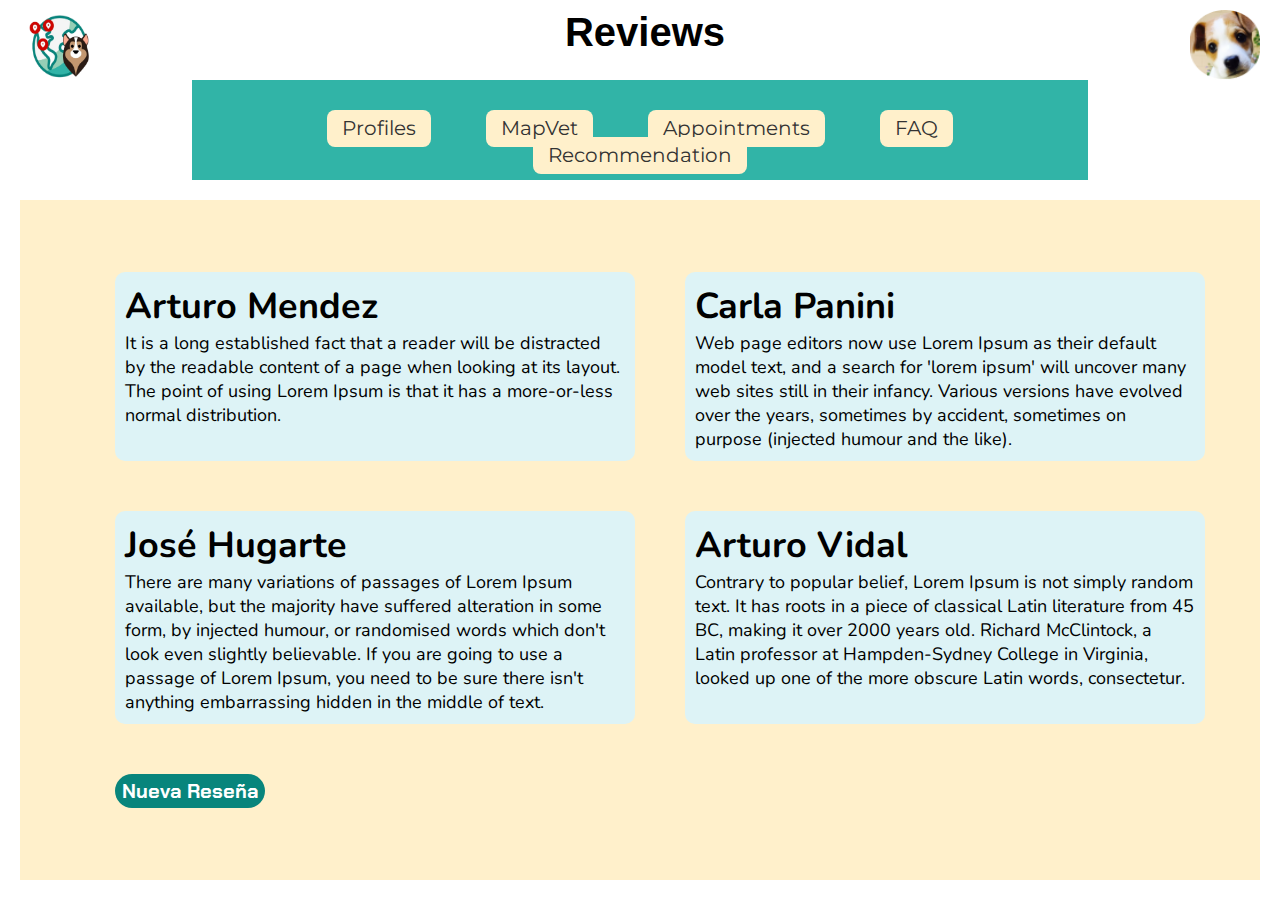
<file: reviews.html>
<!DOCTYPE html>
<html lang="en">
<head>
    <meta charset="UTF-8">
    <title>MapVet-Reviews</title>
    <link rel="stylesheet" href="assets/styles/reviewsstyle.css">
    <link rel="preconnect" href="https://fonts.googleapis.com">
    <link rel="preconnect" href="https://fonts.gstatic.com" crossorigin>
    <link href="https://fonts.googleapis.com/css2?family=Nunito:ital@1&display=swap" rel="stylesheet">
    <link href="https://fonts.googleapis.com/css2?family=Chakra+Petch:wght@300&display=swap" rel="stylesheet">
    <link href="https://fonts.googleapis.com/css2?family=Montserrat:wght@600&display=swap" rel="stylesheet">
    <link href="https://fonts.googleapis.com/css2?family=Inria+Sans:wght@300&display=swap" rel="stylesheet">
</head>
<body>

<section class="Header">
    <div class="headerContent">
        <img src="assets/images/logo2.png" alt="Logo" class="logo">
        <img src="assets/images/petProfile.png" alt="Logo" class="logo2">
        <h1>Reviews</h1>
    </div>

</section>
<section class="navbar">
    <nav>

        <ul class="navbar-options">
            <li><a href="petprofile.html">Profiles</a></li>
            <li><a href="map.html">MapVet</a></li>
            <li><a href="newappointment.html">Appointments</a></li>
            <li><a href="faq.html">FAQ</a></li>
            <li><a href="mainmenu.html">Recommendation</a></li>
        </ul>
    </nav>
</section>
<section class="content">
    <div class="ReseñasD">
        <div class="Box">
            <h1>Arturo Mendez</h1>
            <p id="txtReseñas1">
                It is a long established fact that a reader will be distracted by the readable content of a page when looking at its layout. The point of using Lorem Ipsum is that it has a more-or-less normal distribution.
            </p>

        </div>
        <div class="Box">
            <h1>Carla Panini</h1>
            <p id="txtReseñas2">
                Web page editors now use Lorem Ipsum as their default model text, and a search for 'lorem ipsum' will uncover many web sites still in their infancy. Various versions have evolved over the years, sometimes by accident, sometimes on purpose (injected humour and the like).
        </div>
        <div class="Box">
            <h1>José Hugarte</h1>
            <p id="txtReseñas3">
                There are many variations of passages of Lorem Ipsum available, but the majority have suffered alteration in some form, by injected humour, or randomised words which don't look even slightly believable. If you are going to use a passage of Lorem Ipsum, you need to be sure there isn't anything embarrassing hidden in the middle of text.
            </p>

        </div>
        <div class="Box">
            <h1>Arturo Vidal</h1>
            <p id="txtReseñas4">
                Contrary to popular belief, Lorem Ipsum is not simply random text. It has roots in a piece of classical Latin literature from 45 BC, making it over 2000 years old. Richard McClintock, a Latin professor at Hampden-Sydney College in Virginia, looked up one of the more obscure Latin words, consectetur.
            </p>
        </div>
        <div>
        <button class="NewReview">
        <a href="#">Nueva Reseña</a>
        </button>
        </div>
    </div>
</section>


</body>
</html>
</file>
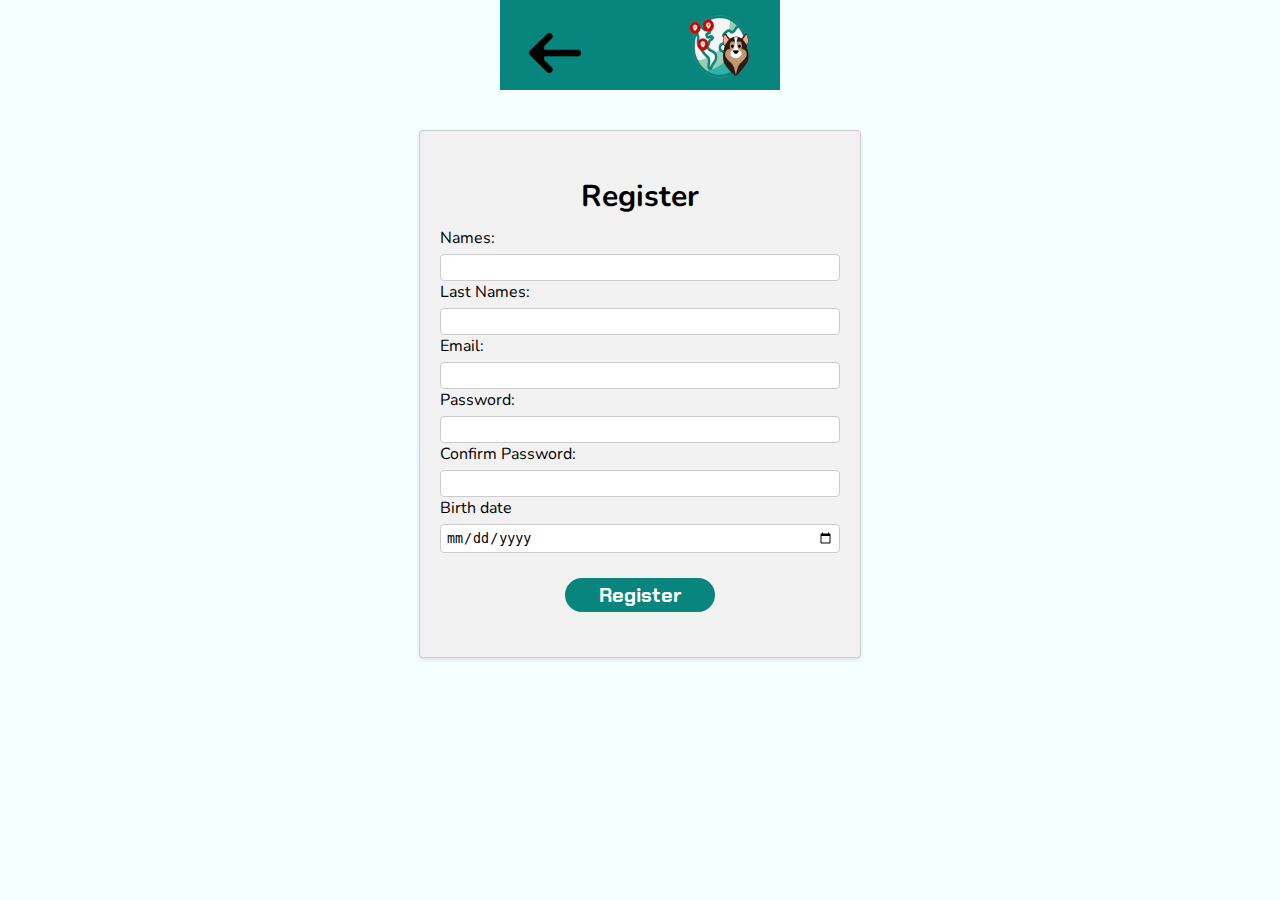
<file: userregister.html>
<!DOCTYPE html>
<head lang="en">
    <meta charset="UTF-8">
    <link rel="stylesheet" href="assets/styles/userregisterccsstyle.css">
    <link rel="preconnect" href="https://fonts.googleapis.com">
    <link rel="preconnect" href="https://fonts.gstatic.com" crossorigin>
    <link href="https://fonts.googleapis.com/css2?family=Nunito:ital@1&display=swap" rel="stylesheet">
    <link href="https://fonts.googleapis.com/css2?family=Chakra+Petch:wght@300&display=swap" rel="stylesheet">
    <link href="https://fonts.googleapis.com/css2?family=Montserrat:wght@600&display=swap" rel="stylesheet">
    <link href="https://fonts.googleapis.com/css2?family=Inria+Sans:wght@300&display=swap" rel="stylesheet">
    <title>MapVet-Register</title>

</head>
<body>
<section class="Header">
    <div class="headerContent">
        <button type="button">
           <a href="login.html"><img src="assets/images/row.png" alt="row" class="row"></a>
        </button>
        <img src="assets/images/logo2.png" alt="Logo" class="logo2">
    </div>

</section>
<section class="content"></section>
<div class="card">
    <h2 class="card-title">Register</h2>

    <label> Names:</label>
    <input type="text" id="Names">

    <label for="lastnames">Last Names:</label>
    <input type="text" id="lastnames">

    <label for="email">Email:</label>
    <input type="email" id="email">

    <label for="password">Password:</label>
    <input type="password" id="password">

    <label for="confirm">Confirm Password:</label>
    <input type="password" id="confirm">

    <label for="date">Birth date</label>
    <input type="date" id="date">

    <div class="centered-button">
        <button><a href="login.html">Register</a></button>
    </div>
</div>
</body>
</html>
</file>
<file: assets/styles/style.css>
* {
    font-family: 'Nunito', sans-serif;
    margin: 0;
    padding: 0;
}

html {
    scroll-behavior: smooth;
}

/*NAVBAR*/
.navbar {
    height: 80px;
    width: 100%;
}

nav {
    padding: 10px;
    height: 80px;
    font-size: 20px;
    background: rgba(49, 180, 167, 1);
    display: flex;
    justify-content: space-between;
    align-items: center;
    flex-wrap: wrap;
}

nav ul {
    list-style-type: none;
    padding: 20px;
    margin: 0;
    display: flex;
    gap: 10px;
    flex-wrap: wrap;
    justify-content: flex-end;
}

nav li {
    background: rgba(255, 240, 203, 1);
    border-radius: 8px;
}

nav a {
    text-decoration: none;
    color: #333;
    padding: 5px 10px;
}

.logo {
    height: 70px;
    width: 70px;
}

/*Home*/
.home {
    display: flex;
    flex-direction: column;
    align-items: center;
    position: relative;
}

.home img {
    width: 100%;
    z-index: -1;
}

.home-slogan {
    position: absolute;
    bottom: 80px;
    left: 40px;
    font-size: 30px;
    text-align: left;
    padding: 20px;
    color: white;
    font-weight: 800;
    font-family: 'Ubuntu', sans-serif;
    border-radius: 10px;
    box-shadow: 0 4px 8px rgba(0, 0, 0, 0.2);
    transition: transform 0.3s;
    max-width: 90%;
}

.home-slogan p {
    background-color: #08857C;
    padding: 20px;
    border-radius: 10px;
    box-shadow: 0 4px 8px rgba(0, 0, 0, 0.2);
    transition: transform 0.3s;
}

.home-btn {
    text-align: center;
    margin-top: 20px;
}

.home-btn button {
    font-size: 18px;
    background: #08857C;
    padding: 10px 30px;
    cursor: pointer;
    border-radius: 10px;
    border-style: none;
}

.home-btn button a {
    font-family: 'Chakra Petch', sans-serif;
    text-decoration: none;
    color: #fff;
    font-weight: bold;
}

/*About us*/
.about-us {
    display: flex;
    flex-direction: column;
    justify-content: center;
    align-items: center;
    padding: 20px;
    text-align: center;
}

.about-us img {
    width: 100%;
    max-width: 300px;
    padding: 20px;
}

.about-us-description {
    width: 100%;
    margin-top: 30px;
}

.about-us-description h2 {
    font-family: 'Montserrat', sans-serif;
    font-size: 40px;
    color: #08857C;
    font-weight: 700;
    margin-bottom: 15px;
}

/*PROFILES*/
.RandR {
    background: #FFF0CB;
    padding: 20px;
}

.RandR-title {
    font-family: 'Montserrat', sans-serif;
    color: #08857C;
    font-weight: bold;
    font-size: 35px;
    text-align: center;
}

.cards {
    display: flex;
    flex-wrap: wrap;
    justify-content: center;
}

.card {
    background: #fff;
    border-radius: 10px;
    margin: 15px;
    padding: 25px;
    flex: 1 1 300px;
    max-width: 90%;
}

.card ul {
    margin-left: 20px;
    width: auto;
}

.card li {
    font-family: 'Inria Sans', sans-serif;
}

.card-header {
    display: flex;
    flex-direction: column;
}

.card-title {
    font-family: 'Montserrat', sans-serif;
    color: #08857C;
    font-weight: bold;
    font-size: 24px;
    margin: 0 0 25px 0;
}

.card-subtitle {
    font-family: 'Inria Sans', sans-serif;
    color: #08857C;
}

.card-btn {
    display: block;
    text-align: center;
    margin-top: 30px;
}

.card-btn button {
    color: #08857C;
    border-radius: 10px;
    border: 2px solid #08857C;
    padding: 10px 20px;
    background: #fff;
    cursor: pointer;
}

.card-btn button a {
    font-family: 'Chakra Petch', sans-serif;
    text-decoration: none;
    color: #08857C;
    font-weight: bold;
}
.contact-grid {
    display: flex;
    flex-wrap: wrap;
    gap: 2rem;
    justify-content: center;
}
.contact-card, .map-card {
    flex: 1;
    min-width: 300px;
    max-width: 500px;
    padding: 1rem;
    background: #f9f9f9;
    border-radius: 8px;
    box-shadow: 0 0 10px rgba(0,0,0,0.1);
}
.contact-form input,
.contact-form textarea {
    width: 100%;
    padding: 10px;
    margin: 10px 0;
    border: 1px solid #ccc;
    border-radius: 5px;
    font-size: 16px;
}
/*About the product*/
.RandP {
    background: #ffffff;
    padding: 20px;
}

.RandP-title {
    color: #08857C;
    font-weight: bold;
    font-size: 35px;
    text-align: center;
}

.cardsP {
    display: flex;
    flex-wrap: wrap;
    justify-content: center;
}

.cardP {
    background: #FFF0CB;
    border-radius: 10px;
    margin: 20px;
    padding: 20px;
    flex: 1 1 300px;
    max-width: 90%;
}

.cardP ul {
    margin-left: 20px;
    width: auto;
}

.cardP-header {
    color: #ffffff;
    display: flex;
    flex-direction: column;
}

.cardP-title {
    color: #ffffff;
    font-weight: bold;
    font-size: 24px;
    margin: 0 0 25px 0;
}

.cardP-subtitle {
    color: #ffffff;
}

.cardP-btn {
    display: block;
    text-align: center;
    margin-top: 30px;
}

.cardP-btn a {
    color: #08857C;
    border-radius: 10px;
    border: 2px solid #08857C;
    padding: 10px 20px;
    background: #fff;
    cursor: pointer;
    text-decoration: none;
}

/*Footer*/
.footer {
    display: flex;
    flex-direction: column;
    background: #08857C;
    color: #fff;
    justify-content: center;
    padding: 30px;
    flex-wrap: wrap;
    align-items: center;
    text-align: center;
}

.footer-part-about,
.footer-part {
    width: 100%;
    max-width: 300px;
    margin-bottom: 30px;
}

.footer-part div a {
    color: #fff;
    display: block;
    text-decoration: none;
}

.MapVet {
    display: flex;
    align-items: center;
    justify-content: center;
    font-weight: bold;
    font-size: 36px;
    margin: 30px;
    text-align: center;
}

/* Responsive tweaks */
@media (max-width: 768px) {
    .home-slogan {
        font-size: 20px;
        bottom: 60px;
        left: 20px;
    }

    .RandR-title,
    .RandP-title,
    .about-us-description h2 {
        font-size: 28px;
    }

    nav ul {
        flex-direction: column;
        align-items: flex-end;
    }

    nav li {
        margin-bottom: 10px;
    }

    .logo {
        height: 60px;
        width: 60px;
    }

    .MapVet {
        font-size: 28px;
    }
}

@media (max-width: 480px) {
    .home-slogan {
        font-size: 16px;
        padding: 10px;
    }

    .card,
    .cardP {
        padding: 15px;
    }

    .card-title,
    .cardP-title {
        font-size: 20px;
    }

    .RandR-title,
    .RandP-title,
    .about-us-description h2 {
        font-size: 24px;
    }
}
</file>
<file: assets/styles/appointmentstyle.css>
* {
    font-family: 'Nunito', sans-serif;
    margin: 0;
    padding: 0;
}
body{
    display: flex;
    flex-direction: column;
    min-height: 100vh;
    margin: 0;
}
html {
    scroll-behavior: smooth;

}
/*Header*/
.Header{
    flex:0
}
.headerContent{
    padding: 10px;
}
.logo {
    float: left;
    margin-left: 10px;
    margin-right: 10px;
    height: 70px;
    width: 80px;
}
.logo2 {
    float: right;
    margin-left: 10px;
    margin-right: 10px;
    height: 70px;
    width: 70px;
}
.headerContent h1{
    text-align: center;
    font-family: 'Ubuntu', sans-serif;
    font-size: 40px;
}

/*NAVBAR*/
.navbar{
    width: 70%;
    margin-left: auto ;
    margin-right: auto;
}
nav {
    padding: 10px;
    height: 80px;
    font-size: 20px;
    background: rgba(49, 180, 167, 1);

}
.navbar-options{
    padding: 25px;
}
nav ul {
    list-style-type: none;
    text-align: center;
}

nav li {
    display: inline;
    background: rgba(255, 240, 203, 1);
    border-radius: 8px;
    margin-left: 25px;
    margin-right: 25px;
    padding: 5px;
}

nav a {
    font-family: 'Montserrat', sans-serif;
    font-size: 20px;
    text-decoration: none;
    color: #333;
    padding: 10px;
}


/*veterinary list*/
.content {
    flex: 2;
    display: flex;
    background: rgba(255, 240, 203, 1);
    margin: 20px;
    align-items: center;
    justify-content: center;

}
.profile{
    text-align: center;
    margin-right: auto;
    margin-left: auto;
}
.appointment{
    text-align: right;
    margin-right: auto;
    margin-left: auto;
}
.data{
    text-align: left;
    margin-right: auto;
    margin-left: auto;
}
.buttoncontainer{
    text-align: center;
    margin-right: auto;
    margin-left: auto;
}
button{
    font-family: 'Chakra Petch', sans-serif;
    font-size: 20px;
    margin: 30px;
    border: none;
    padding: 4px;
    border-radius: 30px;
    background-color: #08857C;
    cursor: pointer;
    color:white;
    width: 150px;

}
button a{
    font-family: 'Chakra Petch', sans-serif;
    text-decoration: none;
    color: white;
    font-weight: bold;
}
h1{
    font-family: 'Montserrat', sans-serif;
    color: #08857C;
    font-size: 30px;
}
h2{
    font-family: "Inria Sans", sans-serif;
    font-size: 30px ;
}
img{
    height: 300px;
    border-radius: 100%;
}
</file>
<file: assets/styles/bookappointment.css>
* {
    font-family: 'Nunito', sans-serif;
    margin: 0;
    padding: 0;
}
body{
    display: flex;
    flex-direction: column;
    min-height: 100vh;
    margin: 0;
}
html {
    scroll-behavior: smooth;

}
/*Header*/
.Header{
    flex:0
}
.headerContent{
    padding: 10px;
}
.logo {
    float: left;
    margin-left: 10px;
    margin-right: 10px;
    height: 70px;
    width: 80px;
}
.logo2 {
    float: right;
    margin-left: 10px;
    margin-right: 10px;
    height: 70px;
    width: 70px;
}
.headerContent h1{
    text-align: center;
    font-family: 'Ubuntu', sans-serif;
    font-size: 40px;
}

/*NAVBAR*/
.navbar{
    width: 70%;
    margin-left: auto ;
    margin-right: auto;
}
nav {
    padding: 10px;
    height: 80px;
    font-size: 20px;
    background: rgba(49, 180, 167, 1);

}
.navbar-options{
    padding: 25px;
}
nav ul {
    list-style-type: none;
    text-align: center;
}

nav li {
    display: inline;
    background: rgba(255, 240, 203, 1);
    border-radius: 8px;
    margin-left: 25px;
    margin-right: 25px;
    padding: 5px;
}

nav a {
    font-family: 'Montserrat', sans-serif;
    font-size: 20px;
    text-decoration: none;
    color: #333;
    padding: 10px;
}


/*veterinary list*/
.content {
    flex: 2;
    display: flex;
    background: rgba(255, 240, 203, 1);
    margin: 20px;
    align-items: center;
    justify-content: center;

}
.profile{
    text-align: center;
    margin-right: auto;
    margin-left: auto;
}
.appointment{
    text-align: right;
    margin-right: auto;
    margin-left: auto;
}
.data{
    text-align: center;
    margin-right: auto;
    margin-left: auto;
}
button{
    font-family: 'Chakra Petch', sans-serif;
    font-size: 20px;
    margin: 30px;
    border: none;
    padding: 4px;
    border-radius: 30px;
    background-color: #08857C;
    cursor: pointer;
    color:white;
    width: 150px;

}
button a{
    font-family: 'Chakra Petch', sans-serif;
    text-decoration: none;
    color: white;
    font-weight: bold;
}
h1{
    font-family: 'Montserrat', sans-serif;
    color: #08857C;
    font-size: 30px;
}
h2{
    font-family: "Inria Sans", sans-serif;
    font-size: 30px ;
}
.data h2{
    font-family: "Inria Sans", sans-serif;
    font-size: 30px ;
    background-color: white;
    border-radius:7%;
    padding-left: 8px;
    padding-right: 8px;
}
.pet{
    height: 200px;
    border-radius: 100%;
}
.local{
    height: 250px;
    border-radius: 20%;
}
</file>
<file: assets/styles/faqstyle.css>
* {
    font-family: 'Nunito', sans-serif;
    margin: 0;
    padding: 0;
}
body{
    display: flex;
    flex-direction: column;
    min-height: 100vh;
    margin: 0;
}
html {
    scroll-behavior: smooth;

}
/*Header*/
.Header{
    flex:0
}
.headerContent{
    padding: 10px;
}
.logo {
    float: left;
    margin-left: 10px;
    margin-right: 10px;
    height: 70px;
    width: 80px;
}
.logo2 {
    float: right;
    margin-left: 10px;
    margin-right: 10px;
    height: 70px;
    width: 70px;
}
.headerContent h1{
    text-align: center;
    font-family: 'Ubuntu', sans-serif;
    font-size: 40px;
}

/*NAVBAR*/
.navbar{
    width: 70%;
    margin-left: auto ;
    margin-right: auto;
}
nav {
    padding: 10px;
    height: 80px;
    font-size: 20px;
    background: rgba(49, 180, 167, 1);

}
.navbar-options{
    padding: 25px;
}
nav ul {
    list-style-type: none;
    text-align: center;
}

nav li {
    display: inline;
    background: rgba(255, 240, 203, 1);
    border-radius: 8px;
    margin-left: 25px;
    margin-right: 25px;
    padding: 5px;
}

nav a {
    font-family: 'Montserrat', sans-serif;
    font-size: 20px;
    text-decoration: none;
    color: #333;
    padding: 10px;
}

.content {
    flex: 2;
    display: flex;
    background: rgba(255, 240, 203, 1);
    margin: 20px;
    align-items: center;
    justify-content: center;
}


div.Preguntas {
    display: grid;
    grid-template-columns: repeat(2, 1fr);
    grid-gap: 50px;
    max-width: 800px;
    margin-left: -250px;
}
.Box{
    border: 1px #DDF3F6;
    border-radius: 10px;
    padding: 10px;
    width: 500px;
    font-size: 18px;
    background: #DDF3F6;
}
</file>
<file: assets/styles/infoveterinarystyle.css>
* {
    font-family: 'Nunito', sans-serif;
    margin: 0;
    padding: 0;
}
body{
    display: flex;
    flex-direction: column;
    min-height: 100vh;
    margin: 0;
}
html {
    scroll-behavior: smooth;

}
/*Header*/
.Header{
    flex:0
}
.headerContent{
    padding: 10px;
}
.logo {
    float: left;
    margin-left: 10px;
    margin-right: 10px;
    height: 70px;
    width: 80px;
}
.logo2 {
    float: right;
    margin-left: 10px;
    margin-right: 10px;
    height: 70px;
    width: 70px;
}
.headerContent h1{
    text-align: center;
    font-family: 'Ubuntu', sans-serif;
    font-size: 40px;
}

/*NAVBAR*/
.navbar{
    width: 70%;
    margin-left: auto ;
    margin-right: auto;
}
nav {
    padding: 10px;
    height: 80px;
    font-size: 20px;
    background: rgba(49, 180, 167, 1);

}
.navbar-options{
    padding: 25px;
}
nav ul {
    list-style-type: none;
    text-align: center;
}

nav li {
    display: inline;
    background: rgba(255, 240, 203, 1);
    border-radius: 8px;
    margin-left: 25px;
    margin-right: 25px;
    padding: 5px;
}

nav a {
    font-family: 'Montserrat', sans-serif;
    font-size: 20px;
    text-decoration: none;
    color: #333;
    padding: 10px;
}


/*veterinary info*/
.infoVeterinary {
    flex: 2;
    display: flex;
    background: rgba(255, 240, 203, 1);
    margin: 20px;
    align-items: center;
}
.infoVeterinaryContent{
    display: flex;
    align-items: center;
    margin-right: auto;
    margin-left: auto ;
    justify-content: center;
    text-align: center;
}
.infoVeterinaryContent data h2{
    font-family: 'Montserrat', sans-serif;
}
.infoVeterinaryContent img{
    height: 400px;
    width: 400px;
    margin-right: 50px;

}
.infoVeterinaryContent data{

}
.button{
    font-family: 'Chakra Petch', sans-serif;
    font-size: 30px;
    margin: 30px;
    border: none;
    padding: 4px;
    border-radius: 30px;
    background-color: #08857C;
    cursor: pointer;
    color:white;
    width: 150px;

}
button a{
    font-family: 'Chakra Petch', sans-serif;
    text-decoration: none;
    color: white;
    font-weight: bold;
}
</file>
<file: assets/styles/loginstyles.css>
.Header{
    flex:0
}
.headerContent{
    padding: 10px;
    background-color: #08857C;
    height: 70px;
}
.headerContent button{
    background-color: transparent;
    border: none;
    cursor: pointer;
}
.row {
    float: left;
    margin-top: 14px;
    margin-left: 10px;
    margin-right: 10px;
    height: 40px;
}
.logo2 {
    float: right;
    margin-left: 10px;
    margin-right: 10px;
    height: 70px;
    width: 80px;
}

body {
    display: flex;
    flex-direction: column;
    min-height: 100vh;
    font-family: 'Nunito', sans-serif;
    margin: 0;
}

.content {
    flex: 2;
    align-items: center;
    justify-content: center;
    padding: 70px;
}

.centered-button {
    text-align: center;
    padding: 20px;
}


.card {
    width: 400px;
    padding: 20px;
    border: 1px solid #ccc;
    border-radius: 4px;
    background-color: #f2f2f2;
    box-shadow: 0 2px 4px rgba(0, 0, 0, 0.1);
    align-items: center;
    margin-left: auto;
    margin-right: auto;

}

.card-title {
    font-size: 30px;
    font-weight: bold;
    margin-bottom: 10px;
    text-align: center;
}

.card label {
    display: inline-block;
    margin-bottom: 5px;
}

.card input {
    width: 100%;
    padding: 5px;
    border: 1px solid #ccc;
    border-radius: 4px;
    box-sizing: border-box;
}

.centered-button button{
    font-family: 'Chakra Petch', sans-serif;
    font-size: 20px;
    margin: 5px;
    border: none;
    padding: 4px;
    border-radius: 30px;
    background-color: #08857C;
    cursor: pointer;
    color:white;
    width: 150px;
}
button a{
    font-family: 'Chakra Petch', sans-serif;
    text-decoration: none;
    color: white;
    font-weight: bold;
}
</file>
<file: assets/styles/mainmenustyle.css>
* {
    font-family: 'Nunito', sans-serif;
    margin: 0;
    padding: 0;
}

body {
    display: flex;
    flex-direction: column;
    min-height: 100vh;
    margin: 0;
}

html {
    scroll-behavior: smooth;
}

/* Header */
.Header {
    flex: 0;
}

.headerContent {
    padding: 10px;
}

.logo {
    float: left;
    margin-left: 10px;
    margin-right: 10px;
    height: 70px;
    width: 80px;
}

.logo2 {
    float: right;
    margin-left: 10px;
    margin-right: 10px;
    height: 70px;
    width: 70px;
}

.headerContent h1 {
    text-align: center;
    font-family: 'Ubuntu', sans-serif;
    font-size: 40px;
}

/* Navbar */
.navbar {
    width: 70%;
    margin-left: auto;
    margin-right: auto;
}

nav {
    padding: 10px;
    height: 80px;
    font-size: 20px;
    background: rgba(49, 180, 167, 1);
}

.navbar-options {
    padding: 25px;
}

nav ul {
    list-style-type: none;
    text-align: center;
}

nav li {
    display: inline;
    background: rgba(255, 240, 203, 1);
    border-radius: 8px;
    margin-left: 25px;
    margin-right: 25px;
    padding: 5px;
}

nav a {
    font-family: 'Montserrat', sans-serif;
    font-size: 20px;
    text-decoration: none;
    color: #333;
    padding: 10px;
}

/* Recommendation */
.content {
    flex: 2;
    background: rgba(255, 240, 203, 1);
    margin: 20px;
    align-items: center;
    justify-content: center;
    text-align: center;
    padding: 10px;
}

.recommendation {
    margin: 30px;
}

.content h1 {
    font-family: 'Ubuntu', sans-serif;
    font-size: 40px;
    color: #08857C;

}

.recommendation button {
    background-color: transparent;
    border: 0;
    cursor: pointer;
}

.recommendation img {
    max-width: 100%;
    width: auto;
    height: 300px;
}

/* Responsive Styles */

@media screen and (max-width: 768px) {
    .navbar {
        width: 90%;
    }

    nav ul {
        display: flex;
        flex-wrap: wrap;
        justify-content: center;
    }

    nav li {
        margin: 10px;
    }
}
</file>
<file: assets/styles/newappointmentstyle.css>
* {
    font-family: 'Nunito', sans-serif;
    margin: 0;
    padding: 0;
}
body{
    display: flex;
    flex-direction: column;
    min-height: 100vh;
    margin: 0;
}
html {
    scroll-behavior: smooth;

}
/*Header*/
.Header{
    flex:0
}
.headerContent{
    padding: 10px;
}
.logo {
    float: left;
    margin-left: 10px;
    margin-right: 10px;
    height: 70px;
    width: 80px;
}
.logo2 {
    float: right;
    margin-left: 10px;
    margin-right: 10px;
    height: 70px;
    width: 70px;
}
.headerContent h1{
    text-align: center;
    font-family: 'Ubuntu', sans-serif;
    font-size: 40px;
}

/*NAVBAR*/
.navbar{
    width: 70%;
    margin-left: auto ;
    margin-right: auto;
}
nav {
    padding: 10px;
    height: 80px;
    font-size: 20px;
    background: rgba(49, 180, 167, 1);

}
.navbar-options{
    padding: 25px;
}
nav ul {
    list-style-type: none;
    text-align: center;
}

nav li {
    display: inline;
    background: rgba(255, 240, 203, 1);
    border-radius: 8px;
    margin-left: 25px;
    margin-right: 25px;
    padding: 5px;
}

nav a {
    font-family: 'Montserrat', sans-serif;
    font-size: 20px;
    text-decoration: none;
    color: #333;
    padding: 10px;
}

.content {
    flex: 2;
    display: flex;
    background: rgba(255, 240, 203, 1);
    margin: 20px;
    align-items: center;
    justify-content: center;
}


.CitasSelect {
    display: grid;
    grid-template-columns: repeat(2, 1fr);
    grid-gap: 50px;
}
.Box{
    border: 1px #DDF3F6;
    border-radius: 10px;
    padding: 10px;
    width: 500px;
    font-size: 18px;
    background: #DDF3F6;
}
button{
    font-family: 'Chakra Petch', sans-serif;
    font-size: 20px;
    border: none;
    padding: 4px;
    border-radius: 30px;
    background-color: #08857C;
    cursor: pointer;
    color:white;
    width: 150px;


}
button a{
    font-family: 'Chakra Petch', sans-serif;
    text-decoration: none;
    color: white;
    font-weight: bold;
}
</file>
<file: assets/styles/paymentstyle.css>
* {
    font-family: 'Nunito', sans-serif;
    margin: 0;
    padding: 0;
}
body{
    display: flex;
    flex-direction: column;
    min-height: 100vh;
    margin: 0;
}
html {
    scroll-behavior: smooth;

}
/*Header*/
.Header{
    flex:0
}
.headerContent{
    padding: 10px;
}
.logo {
    float: left;
    margin-left: 10px;
    margin-right: 10px;
    height: 70px;
    width: 80px;
}
.logo2 {
    float: right;
    margin-left: 10px;
    margin-right: 10px;
    height: 70px;
    width: 70px;
}
.headerContent h1{
    text-align: center;
    font-family: 'Ubuntu', sans-serif;
    font-size: 40px;
}

/*NAVBAR*/
.navbar{
    width: 70%;
    margin-left: auto ;
    margin-right: auto;
}
nav {
    padding: 10px;
    height: 80px;
    font-size: 20px;
    background: rgba(49, 180, 167, 1);

}
.navbar-options{
    padding: 25px;
}
nav ul {
    list-style-type: none;
    text-align: center;
}

nav li {
    display: inline;
    background: rgba(255, 240, 203, 1);
    border-radius: 8px;
    margin-left: 25px;
    margin-right: 25px;
    padding: 5px;
}

nav a {
    font-family: 'Montserrat', sans-serif;
    font-size: 20px;
    text-decoration: none;
    color: #333;
    padding: 10px;
}


/*Content*/
.content {
    flex: 2;
    display: flex;
    background: rgba(255, 240, 203, 1);
    margin: 20px;
    align-items: center;
    justify-content: center;
}
.info h1{
    font-family: 'Ubuntu', sans-serif;
    color: #08857C;
    font-size: 30px;
}
.order{
    background-color: white;
    padding: 20px;
    margin-left: auto;
    margin-right: auto;
}
.product{
    display: flex;
}
.item{
    display: flex;
}
.info{
    margin-left: auto;
    margin-right: auto;
    text-align: center;

}
.info input{
    height: 15px;
    border-radius: 5px;
    padding: 10px;
    border-style: none;
    border-bottom-color: #08857C;
    width: 300px;
}

button {
    font-size: 18px;
    background: #08857C;
    padding: 10px 30px;
    cursor: pointer;
    border-radius: 10px;
    border-style: none;
}

a {
    font-family: 'Chakra Petch', sans-serif;
    text-decoration: none;
    color: #fff;
    font-weight: bold;
}
</file>
<file: assets/styles/petprofilestyle.css>
* {
    font-family: 'Nunito', sans-serif;
    margin: 0;
    padding: 0;
}
body{
    display: flex;
    flex-direction: column;
    min-height: 100vh;
    margin: 0;
}
html {
    scroll-behavior: smooth;

}
/*Header*/
.Header{
    flex:0
}
.headerContent{
    padding: 10px;
}
.logo {
    float: left;
    margin-left: 10px;
    margin-right: 10px;
    height: 70px;
    width: 80px;
}
.logo2 {
    float: right;
    margin-left: 10px;
    margin-right: 10px;
    height: 70px;
    width: 70px;
}
.headerContent h1{
    text-align: center;
    font-family: 'Ubuntu', sans-serif;
    font-size: 40px;
}

/*NAVBAR*/
.navbar{
    width: 70%;
    margin-left: auto ;
    margin-right: auto;
}
nav {
    padding: 10px;
    height: 80px;
    font-size: 20px;
    background: rgba(49, 180, 167, 1);

}
.navbar-options{
    padding: 25px;
}
nav ul {
    list-style-type: none;
    text-align: center;
}

nav li {
    display: inline;
    background: rgba(255, 240, 203, 1);
    border-radius: 8px;
    margin-left: 25px;
    margin-right: 25px;
    padding: 5px;
}

nav a {
    font-family: 'Montserrat', sans-serif;
    font-size: 20px;
    text-decoration: none;
    color: #333;
    padding: 10px;
}


/*PET INFO*/
.PetProfile{
    flex: 2;
    display: flex;
    background: rgba(255, 240, 203, 1);
    margin: 20px;
}
.cardProfile{
    width: 250px;
    text-align: center;
    margin: auto;
}
.petInfo{
    display: flex;

}

.attributes{
    padding: 5px;
    width: 125px;
}
.data{
    padding: 5px;
    width: 125px;
}
.data h2{
    font-family: 'Inria Sans', sans-serif;
    color: #08857C;
    background: white;
    border-radius: 10px;
}
.attributes h2{
    font-family: 'Inria Sans', sans-serif;
    color: #08857C;
    border-radius: 10px;
}
</file>
<file: assets/styles/productsstyle.css>
* {
    font-family: 'Nunito', sans-serif;
    margin: 0;
    padding: 0;
}
body{
    display: flex;
    flex-direction: column;
    min-height: 100vh;
    margin: 0;
}
html {
    scroll-behavior: smooth;

}
/*Header*/
.Header{
    flex:0
}
.headerContent{
    padding: 10px;
}
.logo {
    float: left;
    margin-left: 10px;
    margin-right: 10px;
    height: 70px;
    width: 80px;
}
.logo2 {
    float: right;
    margin-left: 10px;
    margin-right: 10px;
    height: 70px;
    width: 70px;
}
.headerContent h1{
    text-align: center;
    font-family: 'Ubuntu', sans-serif;
    font-size: 40px;
}

/*NAVBAR*/
.navbar{
    width: 70%;
    margin-left: auto ;
    margin-right: auto;
}
nav {
    padding: 10px;
    height: 80px;
    font-size: 20px;
    background: rgba(49, 180, 167, 1);

}
.navbar-options{
    padding: 25px;
}
nav ul {
    list-style-type: none;
    text-align: center;
}

nav li {
    display: inline;
    background: rgba(255, 240, 203, 1);
    border-radius: 8px;
    margin-left: 25px;
    margin-right: 25px;
    padding: 5px;
}

nav a {
    font-family: 'Montserrat', sans-serif;
    font-size: 20px;
    text-decoration: none;
    color: #333;
    padding: 10px;
}


/*veterinary list*/
.content {
    flex: 2;
    display: flex;
    background: rgba(255, 240, 203, 1);
    margin: 20px;
    align-items: center;
    justify-content: center;
}
h2{
    font-family: 'Ubuntu', sans-serif;
    color: #08857C;
    padding: 10px;
}

.mostrador{
    width: 100%;
    transition: .5s ease;
    text-align: center;
}
.mostrador .fila{
    height: 100%;
    display: flex;
    margin-bottom: 40px;
}


.mostrador .fila .item{
    border: 1px;
    text-align: Left;
    cursor: pointer;
    border-radius: 5px;
    transition: .3s;
    margin: 25px;
    padding: 25px;
}
.mostrador .fila .item:hover{
    background-color: #FFF0CB;
}
.mostrador .fila .item img{
    width: 100%;
    margin: 30px 0;
}
.mostrador .fila .item .descripcion{
    color: #03211F;
    font-weight: bold;
}
.mostrador .fila .item .descripcion1{
    color: #348781;
}

.mostrador .fila .item .precio{
    color: #31B4A7;
    font-weight: bold;
    font-size: 20px;
}
.seleccion{
    transition: .5s ease;
    opacity: 0;
    width: 0%;
    border: 1px solid #ccc;
    position: relative;
    display: flex;
    flex-direction: column;
    justify-content: center;
    overflow: hidden;
}
.cerrar{
    position: absolute;
    right: 0;
    top: 20px;
    right: 20px;
    cursor: pointer;
}

.info{
    padding: 20px;
}
.info img{
    display: block;
    margin: 30px auto;
    width: 80%;
}
.info h2{
    color: #000000;
    margin-bottom: 10px;
}
.info p{
    font-size: 14px;
    color: #707070;
    margin-bottom: 10px;
}
.info .precio{
    font-size: 30px;
    font-weight: bold;
    color: #31B4A7;
    margin-bottom: 10px;
    display: block;
}
.info .fila{
    display: flex;
    align-items: flex-end;
}
.info .fila label{
    display: block;
    margin-bottom: 10px;
}
.info .fila select{
    width: 100px;
    font-size: 18px;
    padding: 6px;
    margin-right: 30px;
}
.info .fila button{
    height: 40px;
    border: none;
    padding: 0 10px;
    color: #fff;
    background-color: #08857C;
}
button a{
    font-family: 'Chakra Petch', sans-serif;
    text-decoration: none;
    color: white;
    font-weight: bold;
}
</file>
<file: assets/styles/reviewsstyle.css>
* {
    font-family: 'Nunito', sans-serif;
    margin: 0;
    padding: 0;
}
body{
    display: flex;
    flex-direction: column;
    min-height: 100vh;
    margin: 0;
}
html {
    scroll-behavior: smooth;

}
/*Header*/
.Header{
    flex:0
}
.headerContent{
    padding: 10px;
}
.logo {
    float: left;
    margin-left: 10px;
    margin-right: 10px;
    height: 70px;
    width: 80px;
}
.logo2 {
    float: right;
    margin-left: 10px;
    margin-right: 10px;
    height: 70px;
    width: 70px;
}
.headerContent h1{
    text-align: center;
    font-family: 'Ubuntu', sans-serif;
    font-size: 40px;
}

/*NAVBAR*/
.navbar{
    width: 70%;
    margin-left: auto ;
    margin-right: auto;
}
nav {
    padding: 10px;
    height: 80px;
    font-size: 20px;
    background: rgba(49, 180, 167, 1);

}
.navbar-options{
    padding: 25px;
}
nav ul {
    list-style-type: none;
    text-align: center;
}

nav li {
    display: inline;
    background: rgba(255, 240, 203, 1);
    border-radius: 8px;
    margin-left: 25px;
    margin-right: 25px;
    padding: 5px;
}

nav a {
    font-family: 'Montserrat', sans-serif;
    font-size: 20px;
    text-decoration: none;
    color: #333;
    padding: 10px;
}

.content {
    flex: 2;
    display: flex;
    background: rgba(255, 240, 203, 1);
    margin: 20px;
    align-items: center;
    justify-content: center;
}


div.ReseñasD {
   display: grid;
   grid-template-columns: repeat(2, 1fr);
   grid-gap: 50px;
   max-width: 800px;
   margin-left: -250px;
}
.Box{
  border: 1px #DDF3F6;
  border-radius: 10px;
  padding: 10px;
  width: 500px;
  font-size: 18px;
  background: #DDF3F6;
}
button{
    font-family: 'Chakra Petch', sans-serif;
    font-size: 20px;
    border: none;
    padding: 4px;
    border-radius: 30px;
    background-color: #08857C;
    cursor: pointer;
    color:white;
    width: 150px;


}
button a{
    font-family: 'Chakra Petch', sans-serif;
    text-decoration: none;
    color: white;
    font-weight: bold;
}
</file>
<file: assets/styles/userregisterccsstyle.css>
body {
      align-items: center;
      justify-content: center;
      place-items: center;
      height: 100vh;
      margin: 0;
      background-color: #F6FFFF;
      font-family: 'Nunito', sans-serif;
    }

    .Header{
        flex:0
    }
    .headerContent{
        padding: 10px;
        background-color: #08857C;
        height: 70px;
    }
    .headerContent button{
        background-color: transparent;
        border: none;
        cursor: pointer;
    }
    .row {
        float: left;
        margin-top: 14px;
        margin-left: 10px;
        margin-right: 10px;
        height: 40px;
    }
    .logo2 {
        float: right;
        margin-left: 10px;
        margin-right: 10px;
        height: 70px;
        width: 80px;
    }
    .centered-button {
        text-align: center;
        padding: 20px;
    }

    .content {
        flex: 2;
        align-items: center;
        justify-content: center;
        padding: 20px;
    }
    .card {
        width: 400px;
        padding: 20px;
        border: 1px solid #ccc;
        border-radius: 4px;
        background-color: #f2f2f2;
        box-shadow: 0 2px 4px rgba(0, 0, 0, 0.1);
        align-items: center;
        margin-left: auto;
        margin-right: auto;

    }

    .card-title {
        font-size: 30px;
        font-weight: bold;
        margin-bottom: 10px;
        text-align: center;
    }

    .card label {
        display: inline-block;
        margin-bottom: 5px;
    }

    .card input {
        width: 100%;
        padding: 5px;
        border: 1px solid #ccc;
        border-radius: 4px;
        box-sizing: border-box;
    }

    button {
        font-family: 'Chakra Petch', sans-serif;
        font-size: 20px;
        margin: 5px;
        border: none;
        padding: 4px;
        border-radius: 30px;
        background-color: #08857C;
        cursor: pointer;
        color:white;
        width: 150px;
    }
    a{
        font-family: 'Chakra Petch', sans-serif;
        text-decoration: none;
        color: white;
        font-weight: bold;
    }
</file>
